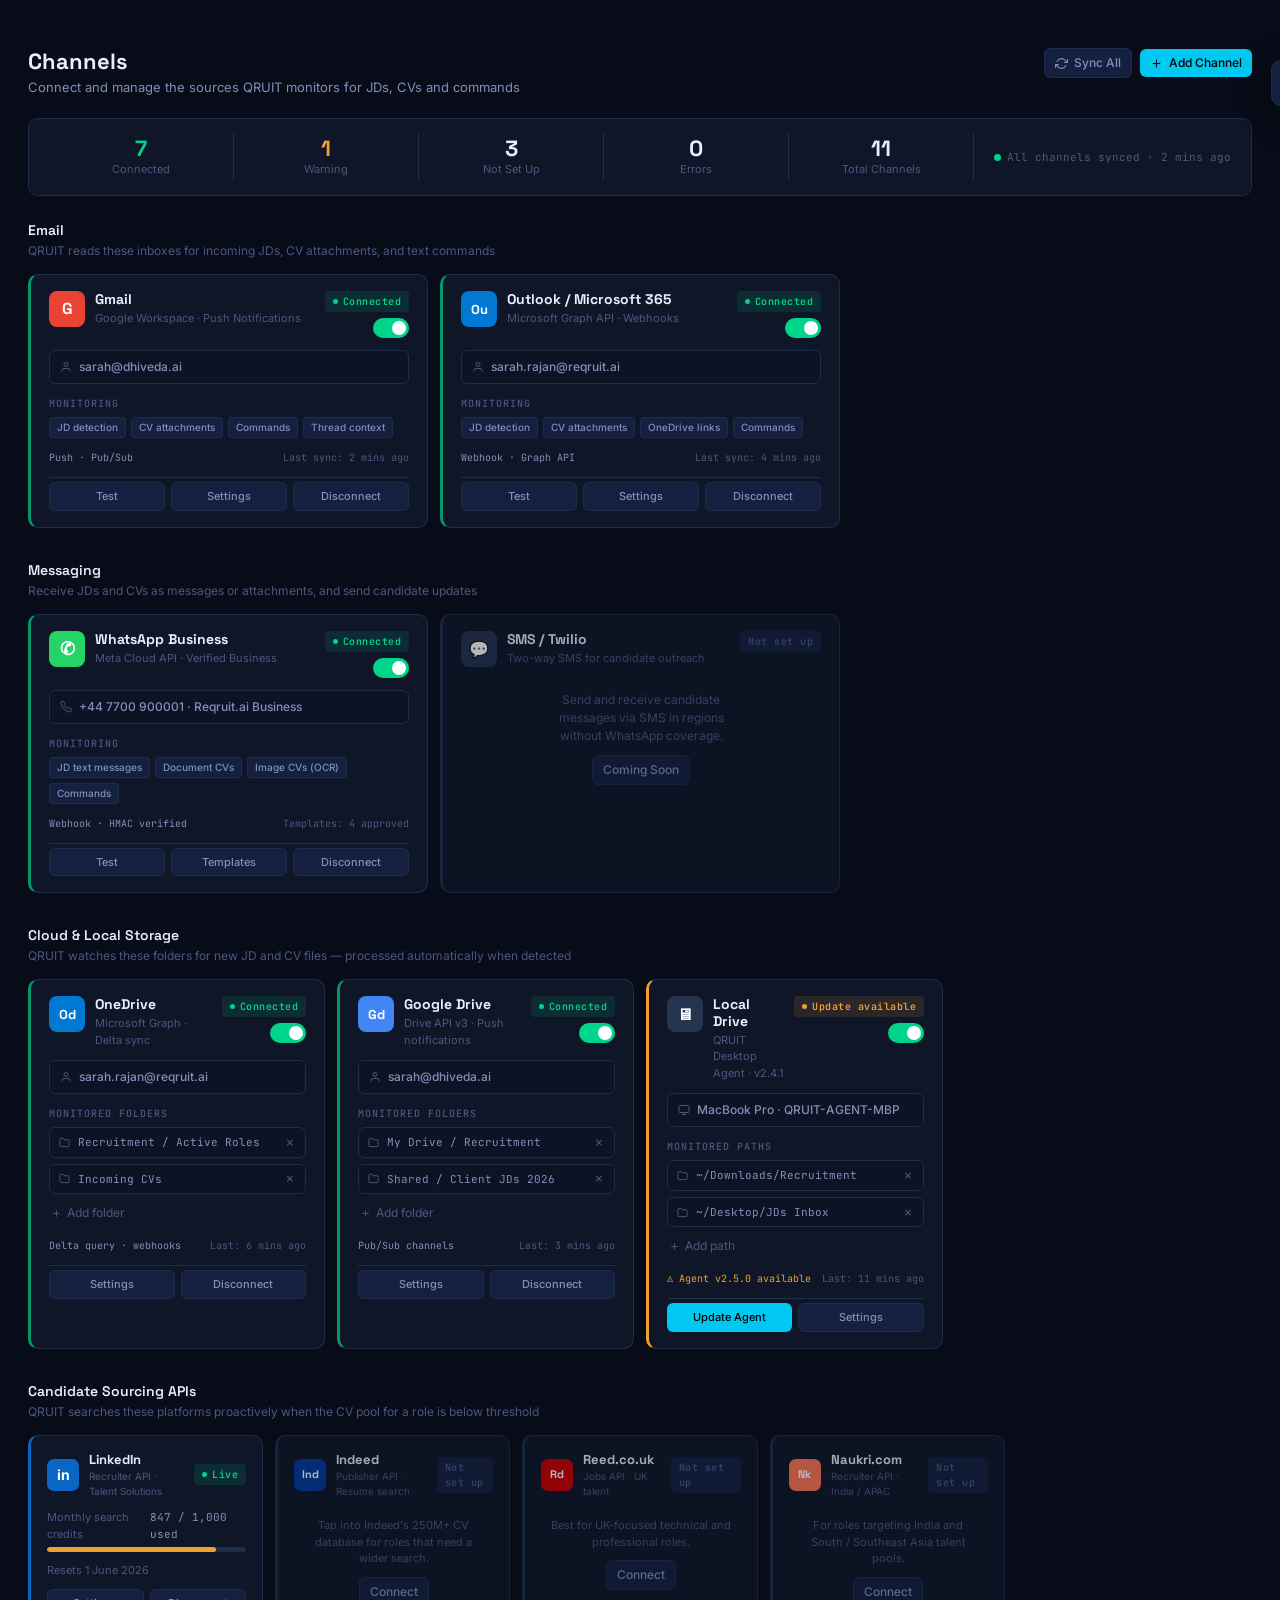
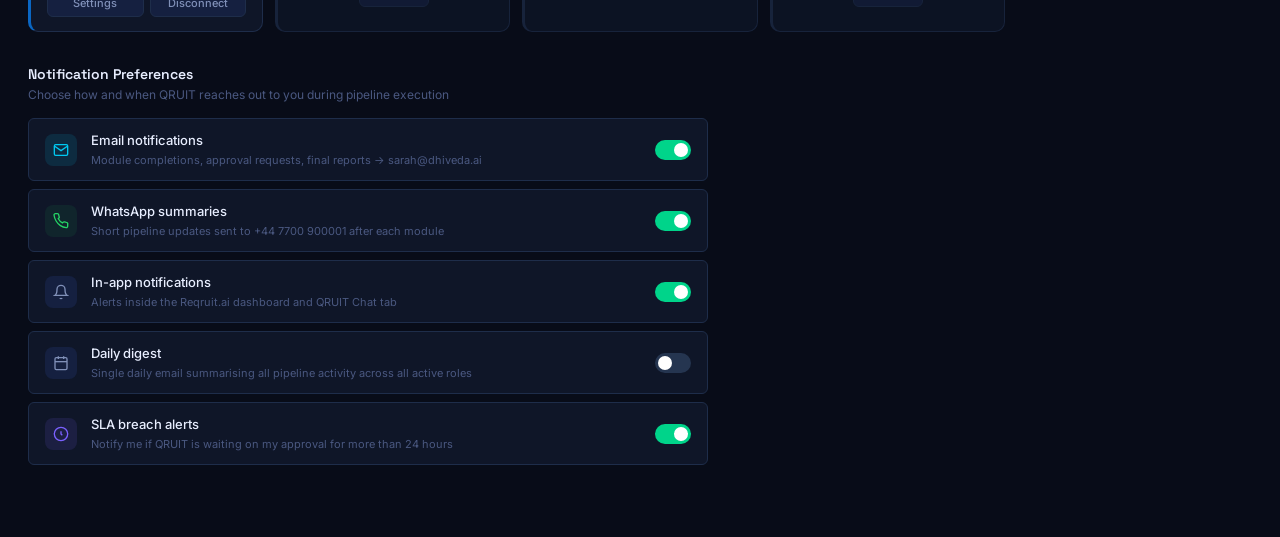
<file: QRUIT_Channels_Tab-1.html>
<!DOCTYPE html>
<html lang="en">
<head>
<meta charset="UTF-8">
<meta name="viewport" content="width=device-width, initial-scale=1.0">
<title>QRUIT — Channels</title>
<link rel="preconnect" href="https://fonts.googleapis.com">
<link href="https://fonts.googleapis.com/css2?family=Space+Grotesk:wght@300;400;500;600;700&family=Inter:wght@300;400;500;600&family=JetBrains+Mono:wght@400;500&display=swap" rel="stylesheet">
<style>
/* ═══════════════════════ TOKENS ═══════════════════════ */
:root {
  /* ── Dark theme (default) ── */
  --bg:        #080C18;
  --bg2:       #0D1224;
  --card:      #0F1628;
  --card2:     #152040;
  --panel:     #0F1628;
  --border:    #1E2D4A;
  --border1:   #1E2D4A;
  --border2:   #253550;
  --cyan:      #00C8F0;
  --cyan-dim:  rgba(0,200,240,0.12);
  --cyan-glow: rgba(0,200,240,0.25);
  --violet:    #7B61FF;
  --violet-dim:rgba(123,97,255,0.12);
  --green:     #00D48A;
  --green-dim: rgba(0,212,138,0.12);
  --amber:     #F0A030;
  --amber-dim: rgba(240,160,48,0.12);
  --red:       #F05060;
  --red-dim:   rgba(240,80,96,0.12);
  --t1:        #E8EEFF;
  --t2:        #8090B8;
  --t3:        #4A5880;
  --fg1:       #E8EEFF;
  --fg2:       #8090B8;
  --fg3:       #4A5880;
  --sidebar-w: 240px;
  --live-h:    48px;
  --radius:    10px;
  --radius-sm: 6px;
  --f-display: 'Space Grotesk', sans-serif;
  --f-body:    'Inter', sans-serif;
  --f-mono:    'JetBrains Mono', monospace;
}

/* ── Light theme ─────────────────────────────────────────────────── */
html[data-theme="light"] {
  --bg:        #EEF3FA;
  --bg2:       #FFFFFF;
  --card:      #FFFFFF;
  --card2:     #F4F8FE;
  --panel:     #FFFFFF;
  --border:    #D0DCF0;
  --border1:   #D8E4F2;
  --border2:   #C0CEDF;
  --cyan:      #0098BA;
  --cyan-dim:  rgba(0,152,186,0.09);
  --cyan-glow: rgba(0,152,186,0.20);
  --violet:    #5A44E0;
  --violet-dim:rgba(90,68,224,0.09);
  --green:     #00916A;
  --green-dim: rgba(0,145,106,0.09);
  --amber:     #B06800;
  --amber-dim: rgba(176,104,0,0.09);
  --red:       #C8303E;
  --red-dim:   rgba(200,48,62,0.09);
  --t1:        #0B1D3A;
  --t2:        #2E4B70;
  --t3:        #6B84A0;
  --fg1:       #0B1D3A;
  --fg2:       #2E4B70;
  --fg3:       #6B84A0;
}

/* ── Light-specific structural overrides ─────────────────────────── */
html[data-theme="light"] body { background: var(--bg); }

html[data-theme="light"] .sidebar {
  background: #FFFFFF;
  border-right-color: var(--border1);
  box-shadow: 2px 0 12px rgba(0,0,0,.06);
}
html[data-theme="light"] .sidebar-nav-item:hover { background: #F0F5FC; }
html[data-theme="light"] .sidebar-nav-item.active { background: rgba(0,152,186,.09); }
html[data-theme="light"] .sidebar-section-label { color: var(--fg3); }
html[data-theme="light"] .sidebar-user {
  background: #F4F8FE;
  border-top-color: var(--border1);
}

html[data-theme="light"] .live-bar {
  background: #FFFFFF;
  border-bottom-color: var(--border1);
  box-shadow: 0 2px 8px rgba(0,0,0,.06);
}

html[data-theme="light"] .main { background: var(--bg); }

html[data-theme="light"] .kpi-card,
html[data-theme="light"] .job-card,
html[data-theme="light"] .report-card,
html[data-theme="light"] .channel-section,
html[data-theme="light"] .st-panel,
html[data-theme="light"] .pool-card,
html[data-theme="light"] .acm-modal,
html[data-theme="light"] .cdp-panel,
html[data-theme="light"] .tpp-panel {
  background: #FFFFFF;
  border-color: var(--border1);
  box-shadow: 0 2px 12px rgba(0,0,0,.06);
}

html[data-theme="light"] .btn-ghost {
  border-color: var(--border2);
  color: var(--fg2);
}
html[data-theme="light"] .btn-ghost:hover { background: #F0F5FC; color: var(--fg1); }

html[data-theme="light"] .modal,
html[data-theme="light"] .acm-modal {
  box-shadow: 0 24px 60px rgba(0,0,0,.18);
}

html[data-theme="light"] input,
html[data-theme="light"] select,
html[data-theme="light"] textarea {
  background: #F8FAFD;
  border-color: var(--border2);
  color: var(--fg1);
}
html[data-theme="light"] input:focus,
html[data-theme="light"] select:focus,
html[data-theme="light"] textarea:focus { border-color: var(--cyan); }

html[data-theme="light"] .mobile-nav {
  background: #FFFFFF;
  border-top-color: var(--border1);
  box-shadow: 0 -2px 12px rgba(0,0,0,.06);
}
html[data-theme="light"] .mob-more-sheet { background: #FFFFFF; border-top-color: var(--border1); }
html[data-theme="light"] .mob-sheet-item:hover { background: #F0F5FC; }

html[data-theme="light"] .acm-overlay { background: rgba(20,40,80,.55); }
html[data-theme="light"] .acm-body { background: #FFFFFF; }
html[data-theme="light"] .acm-header { background: #FFFFFF; border-bottom-color: var(--border1); }
html[data-theme="light"] .acm-footer { background: #FFFFFF; border-top-color: var(--border1); }
html[data-theme="light"] .acm-type-tile { background: #F8FAFD; }
html[data-theme="light"] .acm-type-tile:hover { background: #EFF4FB; }
html[data-theme="light"] .acm-type-tile.sel { background: rgba(0,152,186,.06); }
html[data-theme="light"] .acm-pc { background: #F8FAFD; }
html[data-theme="light"] .acm-folder-box { background: #F8FAFD; }
html[data-theme="light"] .acm-folder-item:hover { background: #EFF4FB; }
html[data-theme="light"] .acm-inp,
html[data-theme="light"] .acm-select { background: #F8FAFD; }
html[data-theme="light"] .acm-test-list { background: transparent; }
html[data-theme="light"] .acm-preview-card { background: #F4F8FE; border-color: var(--border1); }
html[data-theme="light"] .acm-done-card { background: #F4F8FE; border-color: var(--border1); }

html[data-theme="light"] .cdp-overlay,
html[data-theme="light"] .tpp-overlay { background: rgba(20,40,80,.55); }

html[data-theme="light"] ::-webkit-scrollbar-track { background: #EEF3FA; }
html[data-theme="light"] ::-webkit-scrollbar-thumb { background: #C0CEDF; }

/* ═══════════════════════ RESET ═══════════════════════ */
*, *::before, *::after { box-sizing: border-box; margin: 0; padding: 0; }
html, body { height: 100%; overflow: hidden; }
body { background: var(--bg); color: var(--t1); font-family: var(--f-body); font-size: 14px; line-height: 1.5; }
button { cursor: pointer; border: none; background: none; font: inherit; color: inherit; }
input, select { font: inherit; color: inherit; }
ul { list-style: none; }
a { text-decoration: none; color: inherit; }
svg { display: block; flex-shrink: 0; }

/* ═══════════════════════ SCROLLBAR ═══════════════════════ */
::-webkit-scrollbar { width: 4px; }
::-webkit-scrollbar-track { background: transparent; }
::-webkit-scrollbar-thumb { background: var(--border2); border-radius: 2px; }

/* ═══════════════════════ MAIN ═══════════════════════ */
.main {
  grid-area: main;
  overflow-y: auto;
  background: var(--bg);
}
.view { display: none; }
.view.active { display: block; }

/* ═══════════════════════ PAGE HEADER ═══════════════════════ */
.page-header {
  padding: 24px 28px 0;
  display: flex;
  align-items: flex-start;
  justify-content: space-between;
  gap: 16px;
}
.page-title {
  font-family: var(--f-display);
  font-size: 22px;
  font-weight: 700;
  color: var(--t1);
  line-height: 1.2;
}
.page-sub {
  font-size: 13px;
  color: var(--t2);
  margin-top: 4px;
}
.header-actions { display: flex; gap: 8px; align-items: center; }

/* ═══════════════════════ BUTTONS ═══════════════════════ */
.btn {
  display: inline-flex;
  align-items: center;
  gap: 6px;
  padding: 7px 14px;
  border-radius: var(--radius-sm);
  font-size: 13px;
  font-weight: 500;
  font-family: var(--f-body);
  transition: all 0.15s;
  cursor: pointer;
  border: none;
}
.btn-primary {
  background: var(--cyan);
  color: #000;
}
.btn-primary:hover { background: #00dcff; box-shadow: 0 0 16px var(--cyan-glow); }
.btn-ghost {
  background: var(--card2);
  color: var(--t2);
  border: 1px solid var(--border);
}
.btn-ghost:hover { color: var(--t1); border-color: var(--border2); }
.btn-sm { padding: 5px 10px; font-size: 12px; }

/* ══════════════════════════════════════
   CHANNELS VIEW
   ══════════════════════════════════════ */

/* Health summary bar */
.chn-health {
  display:flex; align-items:center; gap:0;
  background:var(--card); border:1px solid var(--border);
  border-radius:var(--radius); padding:14px 20px;
  margin:0 28px 24px; flex-wrap:wrap; gap:0;
}
.chn-health-stat {
  display:flex; flex-direction:column; align-items:center;
  gap:2px; flex:1; min-width:80px;
  padding:4px 16px; border-right:1px solid var(--border);
}
.chn-health-stat:last-child { border-right:none; }
.chn-health-val {
  font-family:var(--f-display); font-size:22px;
  font-weight:700; color:var(--t1); line-height:1;
}
.chn-health-val.green { color:var(--green); }
.chn-health-val.amber { color:var(--amber); }
.chn-health-val.red   { color:var(--red); }
.chn-health-key { font-size:11px; color:var(--t3); text-align:center; }
.chn-health-sync {
  font-family:var(--f-mono); font-size:11px;
  color:var(--t3); margin-left:auto; padding-left:20px;
  display:flex; align-items:center; gap:6px; flex-shrink:0;
}
.chn-sync-dot {
  width:7px; height:7px; border-radius:50%;
  background:var(--green); animation:pulse 2s ease-in-out infinite;
}

/* Section */
.chn-section { padding:0 28px 32px; }
.chn-section-hdr {
  display:flex; align-items:center; justify-content:space-between;
  margin-bottom:14px; gap:10px;
}
.chn-section-title {
  font-family:var(--f-display); font-size:14px;
  font-weight:600; color:var(--t1);
}
.chn-section-sub { font-size:12px; color:var(--t3); margin-top:1px; }
.chn-grid {
  display:grid;
  grid-template-columns:repeat(auto-fill, minmax(320px,1fr));
  gap:12px;
}
.chn-grid-3 { grid-template-columns:repeat(auto-fill, minmax(240px,1fr)); }
.chn-grid-4 { grid-template-columns:repeat(auto-fill, minmax(200px,1fr)); }

/* Channel card */
.chn-card {
  background:var(--card); border:1px solid var(--border);
  border-left:3px solid var(--border);
  border-radius:var(--radius); padding:16px 18px;
  display:flex; flex-direction:column; gap:12px;
  transition:border-color 0.18s, box-shadow 0.18s;
  position:relative;
}
.chn-card:hover { border-color:var(--border2); }
.chn-card.chn-connected  { border-left-color:#059669; }
.chn-card.chn-error      { border-left-color:var(--red); }
.chn-card.chn-warning    { border-left-color:var(--amber); }
.chn-card.chn-off        { border-left-color:var(--border); opacity:0.7; }

/* Card top row */
.chn-top {
  display:flex; align-items:flex-start; gap:10px;
}
.chn-svc-icon {
  width:36px; height:36px; border-radius:8px;
  display:flex; align-items:center; justify-content:center;
  font-size:16px; flex-shrink:0; font-weight:700;
  color:white;
}
.chn-svc-info { flex:1; min-width:0; }
.chn-svc-name {
  font-family:var(--f-display); font-size:14px;
  font-weight:700; color:var(--t1); line-height:1.2;
}
.chn-svc-cat { font-size:11px; color:var(--t3); margin-top:2px; }
.chn-toggle-wrap { flex-shrink:0; margin-top:2px; }

/* CSS toggle switch */
.chn-sw { position:relative; width:36px; height:20px; flex-shrink:0; }
.chn-sw input { opacity:0; width:0; height:0; position:absolute; }
.chn-sw-slider {
  position:absolute; inset:0;
  background:var(--border2); border-radius:20px;
  cursor:pointer; transition:background 0.2s;
}
.chn-sw-slider::before {
  content:''; position:absolute;
  width:14px; height:14px; left:3px; bottom:3px;
  background:white; border-radius:50%;
  transition:transform 0.2s;
}
.chn-sw input:checked + .chn-sw-slider { background:var(--green); }
.chn-sw input:checked + .chn-sw-slider::before { transform:translateX(16px); }

/* Status pill */
.chn-status {
  display:inline-flex; align-items:center; gap:5px;
  font-family:var(--f-mono); font-size:10px; font-weight:600;
  padding:3px 8px; border-radius:4px; letter-spacing:0.05em;
}
.chn-status.st-connected { background:var(--green-dim); color:var(--green); }
.chn-status.st-error     { background:var(--red-dim);   color:var(--red);   }
.chn-status.st-warning   { background:var(--amber-dim); color:var(--amber); }
.chn-status.st-off       { background:var(--card2);     color:var(--t3);    }
.chn-status-dot { width:5px; height:5px; border-radius:50%; background:currentColor; }

/* Account row */
.chn-account {
  display:flex; align-items:center; gap:7px;
  font-size:12px; color:var(--t2); font-weight:500;
  background:var(--bg2); padding:7px 10px;
  border-radius:var(--radius-sm); border:1px solid var(--border);
}
.chn-account svg { flex-shrink:0; color:var(--t3); }

/* Monitor chips */
.chn-monitors-label {
  font-size:10px; font-family:var(--f-mono);
  font-weight:500; letter-spacing:0.1em;
  text-transform:uppercase; color:var(--t3); margin-bottom:6px;
}
.chn-monitor-chips { display:flex; flex-wrap:wrap; gap:5px; }
.chn-mchip {
  font-size:10px; font-weight:500;
  padding:2px 7px; border-radius:3px;
  background:var(--card2); color:var(--t2);
  border:1px solid var(--border);
}

/* Sync info */
.chn-sync {
  display:flex; align-items:center; justify-content:space-between;
  font-family:var(--f-mono); font-size:10px; color:var(--t3);
}
.chn-sync-method { color:var(--t2); }

/* Folder chips */
.chn-folders { display:flex; flex-direction:column; gap:6px; }
.chn-folder-chip {
  display:flex; align-items:center; gap:8px;
  padding:6px 9px; background:var(--bg2);
  border:1px solid var(--border); border-radius:var(--radius-sm);
  font-family:var(--f-mono); font-size:11px; color:var(--t2);
}
.chn-folder-chip svg { flex-shrink:0; color:var(--t3); }
.chn-folder-chip .chn-folder-rm {
  margin-left:auto; color:var(--t3); cursor:pointer;
  padding:0 2px; transition:color 0.15s; font-size:13px;
  line-height:1; background:none; border:none;
}
.chn-folder-chip .chn-folder-rm:hover { color:var(--red); }
.chn-add-folder {
  font-size:12px; color:var(--t3); cursor:pointer;
  display:flex; align-items:center; gap:5px;
  padding:4px 2px; transition:color 0.15s;
  background:none; border:none; font-family:var(--f-body);
}
.chn-add-folder:hover { color:var(--cyan); }

/* Card actions */
.chn-actions {
  display:flex; gap:6px; padding-top:4px;
  border-top:1px solid var(--border);
}
.chn-actions .btn { flex:1; font-size:11px; padding:5px 8px; justify-content:center; }

/* Connect CTA (disconnected state) */
.chn-connect-cta {
  display:flex; flex-direction:column; align-items:center;
  justify-content:center; gap:10px; padding:12px 0;
  text-align:center;
}
.chn-connect-cta p { font-size:12px; color:var(--t3); max-width:180px; line-height:1.5; }

/* Credit bar (LinkedIn etc.) */
.chn-credit-bar { }
.chn-credit-label {
  display:flex; justify-content:space-between;
  font-size:11px; color:var(--t3); margin-bottom:5px;
}
.chn-credit-label span { font-family:var(--f-mono); color:var(--t2); }
.chn-credit-track {
  height:5px; background:var(--border); border-radius:3px; overflow:hidden;
}
.chn-credit-fill { height:100%; border-radius:3px; background:var(--cyan); }
.chn-credit-fill.warn { background:var(--amber); }
.chn-credit-fill.low  { background:var(--red); }

/* Notification preference rows */
.chn-notif-grid { display:flex; flex-direction:column; gap:8px; }
.chn-notif-row {
  display:flex; align-items:center; gap:14px;
  padding:12px 16px;
  background:var(--card); border:1px solid var(--border);
  border-radius:var(--radius-sm); transition:border-color 0.15s;
}
.chn-notif-row:hover { border-color:var(--border2); }
.chn-notif-icon {
  width:32px; height:32px; border-radius:8px;
  display:flex; align-items:center; justify-content:center;
  flex-shrink:0;
}
.chn-notif-info { flex:1; }
.chn-notif-name { font-size:13px; font-weight:500; color:var(--t1); }
.chn-notif-sub  { font-size:11px; color:var(--t3); margin-top:1px; }
.chn-notif-row .chn-sw { flex-shrink:0; }

/* Sourcing compact card */
.src-card {
  background:var(--card); border:1px solid var(--border);
  border-left:3px solid var(--border);
  border-radius:var(--radius); padding:14px 16px;
  display:flex; flex-direction:column; gap:10px;
  transition:all 0.18s;
}
.src-card:hover { border-color:var(--border2); }
.src-card.src-connected { border-left-color:var(--green); }
.src-top {
  display:flex; align-items:center; gap:10px;
}
.src-icon {
  width:32px; height:32px; border-radius:7px;
  display:flex; align-items:center; justify-content:center;
  font-size:14px; font-weight:700; color:white; flex-shrink:0;
}
.src-name { font-family:var(--f-display); font-size:13px; font-weight:700; color:var(--t1); }
.src-cat  { font-size:10px; color:var(--t3); }
.src-actions { display:flex; gap:6px; }
.src-actions .btn { flex:1; font-size:11px; padding:5px 8px; justify-content:center; }

@media (max-width:820px) {
  .chn-health { margin:0 16px 16px; }
  .chn-section { padding:0 16px 24px; }
  .chn-grid, .chn-grid-3, .chn-grid-4 { grid-template-columns:1fr; }
  .chn-health-stat { padding:4px 10px; }
}


/* ══════════════════════════════════════
   ADD CHANNEL MODAL
   ══════════════════════════════════════ */
/* ═══════════════════════════════════════════════════════
   ADD CHANNEL MODAL  — two-pane redesign
═══════════════════════════════════════════════════════ */
/* ═══ ADD CHANNEL WIZARD ═══════════════════════════════ */
/* ═══ ADD CHANNEL WIZARD ═════════════════════════════════════════════ */
.acm-overlay{position:fixed;inset:0;z-index:500;background:rgba(4,7,18,.76);backdrop-filter:blur(7px);display:flex;align-items:center;justify-content:center;opacity:0;pointer-events:none;transition:opacity .22s}
.acm-overlay.acm-open{opacity:1;pointer-events:all}
.acm-modal{width:min(740px,95vw);background:var(--panel);border:1px solid var(--border2);border-radius:16px;display:flex;flex-direction:column;overflow:hidden;box-shadow:0 32px 90px rgba(0,0,0,.65);transform:translateY(18px) scale(.97);transition:transform .26s cubic-bezier(.22,1,.36,1);max-height:92vh}
.acm-overlay.acm-open .acm-modal{transform:none}

/* header */
.acm-header{padding:22px 24px 16px;border-bottom:1px solid var(--border1);flex-shrink:0}
.acm-hdr-row{display:flex;align-items:flex-start;justify-content:space-between;margin-bottom:18px}
.acm-title{font-family:var(--f-display);font-size:17px;font-weight:700;color:var(--fg1)}
.acm-sub{font-size:11.5px;color:var(--fg3);margin-top:3px;max-width:480px}
.acm-xbtn{width:30px;height:30px;border-radius:8px;cursor:pointer;display:flex;align-items:center;justify-content:center;color:var(--fg3);flex-shrink:0;transition:background .14s,color .14s}
.acm-xbtn:hover{background:var(--border2);color:var(--fg1)}

/* step rail */
.acm-rail{display:flex;align-items:center}
.acm-si{display:flex;align-items:center;gap:6px;font-size:11px;color:var(--fg3);white-space:nowrap}
.acm-si.done{color:var(--green)}
.acm-si.active{color:var(--cyan)}
.acm-snum{width:20px;height:20px;border-radius:50%;border:1.5px solid currentColor;display:flex;align-items:center;justify-content:center;font-size:9.5px;font-weight:700;flex-shrink:0;transition:background .2s,border-color .2s}
.acm-si.done .acm-snum{background:var(--green);border-color:var(--green);color:#000}
.acm-si.active .acm-snum{background:rgba(0,200,240,.12);border-color:var(--cyan)}
.acm-ssep{flex:1;min-width:12px;max-width:32px;height:1px;background:var(--border2);margin:0 3px}

/* body */
.acm-body{flex:1;overflow-y:auto;padding:24px}
.acm-body::-webkit-scrollbar{width:4px}
.acm-body::-webkit-scrollbar-thumb{background:var(--border2);border-radius:4px}
.acm-pane{display:none;animation:acmFadeIn .18s ease}
.acm-pane.active{display:block}
@keyframes acmFadeIn{from{opacity:0;transform:translateY(6px)}to{opacity:1;transform:none}}

/* footer */
.acm-footer{padding:14px 24px;border-top:1px solid var(--border1);display:flex;align-items:center;justify-content:space-between;flex-shrink:0}

/* back row */
.acm-back{display:flex;align-items:center;gap:6px;font-size:12px;font-weight:500;color:var(--fg3);cursor:pointer;margin-bottom:20px;width:fit-content;user-select:none}
.acm-back:hover{color:var(--fg1)}

/* ── Step 1: type tiles ── */
.acm-type-grid{display:grid;grid-template-columns:repeat(3,1fr);gap:10px}
.acm-type-tile{border:1.5px solid var(--border1);border-radius:12px;padding:18px 16px;cursor:pointer;transition:border-color .15s,background .15s;display:flex;flex-direction:column;gap:10px;position:relative}
.acm-type-tile:hover{border-color:var(--border2);background:rgba(255,255,255,.02)}
.acm-type-tile.sel{border-color:var(--cyan);background:rgba(0,200,240,.04);box-shadow:inset 0 0 0 1px var(--cyan)}
.acm-tile-ico{width:40px;height:40px;border-radius:10px;display:flex;align-items:center;justify-content:center;font-size:19px}
.acm-tile-n{font-size:13px;font-weight:700;color:var(--fg1)}
.acm-tile-d{font-size:11px;color:var(--fg3);line-height:1.5}
.acm-tile-cnt{position:absolute;top:11px;right:11px;font-size:10px;font-weight:600;background:var(--border2);color:var(--fg3);padding:2px 7px;border-radius:10px}

/* ── Step 2: providers ── */
.acm-prov-grid{display:grid;grid-template-columns:repeat(2,1fr);gap:9px}
.acm-pc{border:1.5px solid var(--border1);border-radius:11px;padding:13px 14px;cursor:pointer;transition:border-color .14s;display:flex;align-items:center;gap:11px}
.acm-pc:hover:not(.soon){border-color:var(--border2)}
.acm-pc.sel{border-color:var(--cyan);background:rgba(0,200,240,.04)}
.acm-pc.soon{opacity:.45;cursor:not-allowed}
.acm-pico{width:38px;height:38px;border-radius:10px;display:flex;align-items:center;justify-content:center;font-size:12px;font-weight:800;color:#fff;flex-shrink:0}
.acm-pname{font-size:13px;font-weight:600;color:var(--fg1)}
.acm-pauth{font-size:10.5px;color:var(--fg3);margin-top:2px}
.acm-pbadge{margin-left:auto;font-size:10px;font-weight:600;padding:2px 7px;border-radius:10px;flex-shrink:0}
.pb-soon{background:rgba(123,97,255,.12);color:var(--violet)}
.pb-avail{background:rgba(0,212,138,.1);color:var(--green)}

/* ── Step 3: authorize ── */
.acm-prov-bar{display:flex;align-items:center;gap:12px;padding:13px;background:var(--bg);border:1px solid var(--border1);border-radius:10px;margin-bottom:20px}
.acm-prov-bar-name{font-size:14px;font-weight:700;color:var(--fg1)}
.acm-prov-bar-sub{font-size:11px;color:var(--fg3);margin-top:2px}
.acm-sec-lbl{font-size:11px;font-weight:700;color:var(--fg3);text-transform:uppercase;letter-spacing:.7px;margin-bottom:10px}
.acm-field{margin-bottom:13px}
.acm-lbl{font-size:11.5px;font-weight:600;color:var(--fg2);margin-bottom:5px}
.acm-lbl em{font-style:normal;font-weight:400;font-size:10.5px;color:var(--fg3);margin-left:4px}
.acm-inp{width:100%;height:36px;background:var(--bg);border:1px solid var(--border2);border-radius:8px;padding:0 11px;font-size:13px;color:var(--fg1);outline:none;box-sizing:border-box;transition:border-color .14s}
.acm-inp:focus{border-color:var(--cyan)}
.acm-inp::placeholder{color:var(--fg3)}
.acm-hint{font-size:10.5px;color:var(--fg3);margin-top:4px}
.acm-oauth-btn{display:flex;align-items:center;justify-content:center;gap:10px;width:100%;height:42px;border-radius:10px;border:1.5px solid var(--border2);background:var(--bg);color:var(--fg1);font-size:13px;font-weight:600;cursor:pointer;transition:border-color .14s,background .14s;margin-bottom:10px}
.acm-oauth-btn:hover{border-color:var(--cyan);background:rgba(0,200,240,.04)}
.acm-oico{width:22px;height:22px;border-radius:6px;display:flex;align-items:center;justify-content:center;font-size:11px;font-weight:800;color:#fff;flex-shrink:0}
.acm-sep{height:1px;background:var(--border1);margin:18px 0}
.acm-dl-box{background:var(--bg);border:1px solid var(--border1);border-radius:10px;padding:14px;display:flex;flex-direction:column;gap:11px;margin-bottom:14px}
.acm-dl-row{display:flex;align-items:flex-start;gap:10px;font-size:12.5px;color:var(--fg2)}
.acm-dl-n{width:20px;height:20px;border-radius:50%;background:rgba(0,200,240,.1);color:var(--cyan);font-size:10px;font-weight:700;display:flex;align-items:center;justify-content:center;flex-shrink:0;margin-top:1px}

/* ── Step 4: configure monitoring ── */
.acm-row{display:flex;align-items:center;justify-content:space-between;padding:9px 0;border-bottom:1px solid var(--border1)}
.acm-row:last-child{border-bottom:none}
.acm-row-lbl{font-size:12.5px;font-weight:600;color:var(--fg1)}
.acm-row-sub{font-size:11px;color:var(--fg3);margin-top:2px}
.acm-tog{width:36px;height:20px;border-radius:10px;background:var(--border2);border:none;cursor:pointer;position:relative;transition:background .2s;flex-shrink:0}
.acm-tog.on{background:var(--cyan)}
.acm-tog::after{content:'';position:absolute;top:2px;left:2px;width:16px;height:16px;border-radius:50%;background:#fff;transition:left .2s;box-shadow:0 1px 3px rgba(0,0,0,.3)}
.acm-tog.on::after{left:18px}

.acm-folder-box{background:var(--bg);border:1px solid var(--border1);border-radius:10px;overflow:hidden;margin-bottom:13px}
.acm-folder-hdr{display:flex;align-items:center;justify-content:space-between;padding:10px 13px;border-bottom:1px solid var(--border1);font-size:11.5px;color:var(--fg2)}
.acm-folder-list{padding:6px 0}
.acm-folder-item{display:flex;align-items:center;gap:9px;padding:7px 13px;font-size:12.5px;color:var(--fg2);cursor:pointer;transition:background .12s}
.acm-folder-item:hover{background:rgba(255,255,255,.03)}
.acm-folder-item input[type=checkbox]{accent-color:var(--cyan);width:14px;height:14px;flex-shrink:0}
.acm-folder-icon{font-size:14px;flex-shrink:0}
.acm-folder-name{flex:1}
.acm-folder-cnt{font-size:10.5px;color:var(--fg3)}

.acm-chip-row{display:flex;flex-wrap:wrap;gap:6px;margin-top:6px}
.acm-chip{padding:5px 12px;border-radius:20px;border:1.5px solid var(--border1);font-size:12px;font-weight:500;color:var(--fg2);cursor:pointer;transition:border-color .13s,background .13s,color .13s;user-select:none}
.acm-chip:hover{border-color:var(--border2)}
.acm-chip.on{border-color:var(--cyan);background:rgba(0,200,240,.08);color:var(--cyan)}

.acm-radio-group{display:flex;flex-direction:column;gap:8px;margin-top:6px}
.acm-radio{display:flex;align-items:flex-start;gap:10px;cursor:pointer}
.acm-radio input{accent-color:var(--cyan);margin-top:2px;flex-shrink:0}
.acm-radio-lbl{font-size:12.5px;color:var(--fg2)}
.acm-radio-sub{font-size:11px;color:var(--fg3);margin-top:2px}

.acm-slider-wrap{margin-top:6px}
.acm-slider{width:100%;accent-color:var(--cyan)}
.acm-slider-labels{display:flex;justify-content:space-between;font-size:10.5px;color:var(--fg3);margin-top:3px}

.acm-select{width:100%;height:36px;background:var(--bg);border:1px solid var(--border2);border-radius:8px;padding:0 10px;font-size:13px;color:var(--fg1);outline:none}

.acm-info-chip{display:inline-flex;align-items:center;gap:6px;padding:6px 11px;background:rgba(0,200,240,.07);border:1px solid rgba(0,200,240,.2);border-radius:8px;font-size:12px;color:var(--cyan);margin-bottom:16px}

/* ── Step 5: test connection ── */
.acm-test-list{display:flex;flex-direction:column;gap:0;margin-bottom:22px}
.acm-test-item{display:flex;align-items:center;gap:13px;padding:13px 0;border-bottom:1px solid var(--border1);opacity:.35;transition:opacity .3s}
.acm-test-item:last-child{border-bottom:none}
.acm-test-item.done{opacity:1}
.acm-test-item.running{opacity:1}
.acm-test-ico{width:28px;height:28px;border-radius:50%;border:1.5px solid var(--border2);display:flex;align-items:center;justify-content:center;font-size:12px;flex-shrink:0;transition:background .3s,border-color .3s}
.acm-test-item.done .acm-test-ico{background:rgba(0,212,138,.12);border-color:var(--green);color:var(--green)}
.acm-test-item.running .acm-test-ico{border-color:var(--cyan);animation:acm-spin .7s linear infinite}
@keyframes acm-spin{to{transform:rotate(360deg)}}
.acm-test-text{flex:1}
.acm-test-lbl{font-size:13px;font-weight:600;color:var(--fg1)}
.acm-test-detail{font-size:11px;color:var(--fg3);margin-top:2px}
.acm-test-time{font-size:10.5px;color:var(--fg3);margin-left:auto}

.acm-preview-card{background:var(--bg);border:1px solid var(--border1);border-radius:11px;padding:14px;margin-top:20px;display:none}
.acm-preview-card.show{display:block}
.acm-preview-hdr{font-size:11px;font-weight:700;color:var(--fg3);text-transform:uppercase;letter-spacing:.7px;margin-bottom:10px}
.acm-preview-row{display:flex;align-items:center;gap:10px;padding:7px 0;border-bottom:1px solid var(--border1);font-size:12px;color:var(--fg2)}
.acm-preview-row:last-child{border-bottom:none}
.acm-preview-dot{width:6px;height:6px;border-radius:50%;background:var(--green);flex-shrink:0}

/* ── Step 6: done ── */
.acm-done-wrap{text-align:center;padding:12px 0 4px}
.acm-done-ring{width:68px;height:68px;border-radius:50%;background:rgba(0,212,138,.1);border:2px solid var(--green);display:flex;align-items:center;justify-content:center;margin:0 auto 18px;font-size:26px;animation:acmRingPop .4s cubic-bezier(.22,1,.36,1)}
@keyframes acmRingPop{from{transform:scale(.6);opacity:0}to{transform:scale(1);opacity:1}}
.acm-done-title{font-family:var(--f-display);font-size:20px;font-weight:700;color:var(--fg1);margin-bottom:6px}
.acm-done-sub{font-size:13px;color:var(--fg3);margin-bottom:22px}
.acm-done-card{background:var(--bg);border:1px solid var(--border1);border-radius:11px;padding:14px;text-align:left;margin-bottom:22px}
.acm-done-row{display:flex;align-items:center;gap:10px;font-size:12.5px;color:var(--fg2);padding:6px 0;border-bottom:1px solid var(--border1)}
.acm-done-row:last-child{border-bottom:none}
.acm-done-dot{width:6px;height:6px;border-radius:50%;background:var(--green);flex-shrink:0}

/* ═══════════════════════ TOAST ═══════════════════════ */
.toast {
  position: fixed;
  top: calc(var(--live-h) + 12px);
  right: 20px;
  background: var(--card2);
  border: 1px solid var(--border2);
  border-radius: var(--radius);
  padding: 12px 16px;
  display: flex;
  align-items: center;
  gap: 10px;
  font-size: 13px;
  color: var(--t1);
  box-shadow: 0 8px 32px rgba(0,0,0,0.4);
  z-index: 200;
  transform: translateX(120%);
  transition: transform 0.3s cubic-bezier(0.34,1.56,0.64,1);
  max-width: 300px;
}
.toast.show { transform: translateX(0); }
.toast-icon { flex-shrink: 0; }

/* ── Standalone-extract overrides (not in original grid shell) ── */
html, body { height: auto; overflow: visible; }
.main { overflow: visible; padding-top: 24px; padding-bottom: 40px; }
</style>
</head>
<body>
<div class="main">
    <!-- ──── VIEW: CHANNELS ──── -->
    <div class="view active main-content-pad" id="view-channels">
      <div class="page-header" style="margin-bottom:20px">
        <div>
          <div class="page-title">Channels</div>
          <div class="page-sub">Connect and manage the sources QRUIT monitors for JDs, CVs and commands</div>
        </div>
        <div class="header-actions">
          <button class="btn btn-ghost btn-sm" onclick="showToast('Syncing all channels…','cyan')">
            <svg width="13" height="13" viewBox="0 0 24 24" fill="none" stroke="currentColor" stroke-width="2"><polyline points="23 4 23 10 17 10"/><polyline points="1 20 1 14 7 14"/><path d="M3.51 9a9 9 0 0 1 14.85-3.36L23 10M1 14l4.64 4.36A9 9 0 0 0 20.49 15"/></svg>
            Sync All
          </button>
          <button class="btn btn-primary btn-sm" onclick="openAddChannel()">
            <svg width="13" height="13" viewBox="0 0 24 24" fill="none" stroke="currentColor" stroke-width="2"><line x1="12" y1="5" x2="12" y2="19"/><line x1="5" y1="12" x2="19" y2="12"/></svg>
            Add Channel
          </button>
        </div>
      </div>

      <!-- Health summary -->
      <div class="chn-health">
        <div class="chn-health-stat">
          <div class="chn-health-val green">7</div>
          <div class="chn-health-key">Connected</div>
        </div>
        <div class="chn-health-stat">
          <div class="chn-health-val amber">1</div>
          <div class="chn-health-key">Warning</div>
        </div>
        <div class="chn-health-stat">
          <div class="chn-health-val">3</div>
          <div class="chn-health-key">Not Set Up</div>
        </div>
        <div class="chn-health-stat">
          <div class="chn-health-val">0</div>
          <div class="chn-health-key">Errors</div>
        </div>
        <div class="chn-health-stat">
          <div class="chn-health-val">11</div>
          <div class="chn-health-key">Total Channels</div>
        </div>
        <div class="chn-health-sync">
          <div class="chn-sync-dot"></div>
          All channels synced · 2 mins ago
        </div>
      </div>

      <!-- ══ EMAIL ══ -->
      <div class="chn-section">
        <div class="chn-section-hdr">
          <div>
            <div class="chn-section-title">Email</div>
            <div class="chn-section-sub">QRUIT reads these inboxes for incoming JDs, CV attachments, and text commands</div>
          </div>
        </div>
        <div class="chn-grid">

          <!-- Gmail -->
          <div class="chn-card chn-connected">
            <div class="chn-top">
              <div class="chn-svc-icon" style="background:#EA4335;font-family:var(--f-display)">G</div>
              <div class="chn-svc-info">
                <div class="chn-svc-name">Gmail</div>
                <div class="chn-svc-cat">Google Workspace · Push Notifications</div>
              </div>
              <div style="display:flex;flex-direction:column;align-items:flex-end;gap:6px">
                <div class="chn-status st-connected"><div class="chn-status-dot"></div>Connected</div>
                <label class="chn-sw"><input type="checkbox" checked onchange="showToast('Gmail '+(this.checked?'enabled':'paused'),'cyan')"><span class="chn-sw-slider"></span></label>
              </div>
            </div>
            <div class="chn-account">
              <svg width="12" height="12" viewBox="0 0 24 24" fill="none" stroke="currentColor" stroke-width="2"><path d="M20 21v-2a4 4 0 0 0-4-4H8a4 4 0 0 0-4 4v2"/><circle cx="12" cy="7" r="4"/></svg>
              sarah@dhiveda.ai
            </div>
            <div>
              <div class="chn-monitors-label">Monitoring</div>
              <div class="chn-monitor-chips">
                <span class="chn-mchip">JD detection</span>
                <span class="chn-mchip">CV attachments</span>
                <span class="chn-mchip">Commands</span>
                <span class="chn-mchip">Thread context</span>
              </div>
            </div>
            <div class="chn-sync">
              <span class="chn-sync-method">Push · Pub/Sub</span>
              <span>Last sync: 2 mins ago</span>
            </div>
            <div class="chn-actions">
              <button class="btn btn-ghost btn-sm" onclick="showToast('Gmail test sent','green')">Test</button>
              <button class="btn btn-ghost btn-sm" onclick="showToast('Gmail settings','cyan')">Settings</button>
              <button class="btn btn-ghost btn-sm" onclick="showToast('Disconnect Gmail?','amber')">Disconnect</button>
            </div>
          </div>

          <!-- Outlook -->
          <div class="chn-card chn-connected">
            <div class="chn-top">
              <div class="chn-svc-icon" style="background:#0078D4;font-size:13px;font-family:var(--f-display)">Ou</div>
              <div class="chn-svc-info">
                <div class="chn-svc-name">Outlook / Microsoft 365</div>
                <div class="chn-svc-cat">Microsoft Graph API · Webhooks</div>
              </div>
              <div style="display:flex;flex-direction:column;align-items:flex-end;gap:6px">
                <div class="chn-status st-connected"><div class="chn-status-dot"></div>Connected</div>
                <label class="chn-sw"><input type="checkbox" checked onchange="showToast('Outlook '+(this.checked?'enabled':'paused'),'cyan')"><span class="chn-sw-slider"></span></label>
              </div>
            </div>
            <div class="chn-account">
              <svg width="12" height="12" viewBox="0 0 24 24" fill="none" stroke="currentColor" stroke-width="2"><path d="M20 21v-2a4 4 0 0 0-4-4H8a4 4 0 0 0-4 4v2"/><circle cx="12" cy="7" r="4"/></svg>
              sarah.rajan@reqruit.ai
            </div>
            <div>
              <div class="chn-monitors-label">Monitoring</div>
              <div class="chn-monitor-chips">
                <span class="chn-mchip">JD detection</span>
                <span class="chn-mchip">CV attachments</span>
                <span class="chn-mchip">OneDrive links</span>
                <span class="chn-mchip">Commands</span>
              </div>
            </div>
            <div class="chn-sync">
              <span class="chn-sync-method">Webhook · Graph API</span>
              <span>Last sync: 4 mins ago</span>
            </div>
            <div class="chn-actions">
              <button class="btn btn-ghost btn-sm" onclick="showToast('Outlook test sent','green')">Test</button>
              <button class="btn btn-ghost btn-sm" onclick="showToast('Outlook settings','cyan')">Settings</button>
              <button class="btn btn-ghost btn-sm" onclick="showToast('Disconnect Outlook?','amber')">Disconnect</button>
            </div>
          </div>

        </div>
      </div>

      <!-- ══ MESSAGING ══ -->
      <div class="chn-section">
        <div class="chn-section-hdr">
          <div>
            <div class="chn-section-title">Messaging</div>
            <div class="chn-section-sub">Receive JDs and CVs as messages or attachments, and send candidate updates</div>
          </div>
        </div>
        <div class="chn-grid">

          <!-- WhatsApp -->
          <div class="chn-card chn-connected">
            <div class="chn-top">
              <div class="chn-svc-icon" style="background:#25D366;font-size:18px">✆</div>
              <div class="chn-svc-info">
                <div class="chn-svc-name">WhatsApp Business</div>
                <div class="chn-svc-cat">Meta Cloud API · Verified Business</div>
              </div>
              <div style="display:flex;flex-direction:column;align-items:flex-end;gap:6px">
                <div class="chn-status st-connected"><div class="chn-status-dot"></div>Connected</div>
                <label class="chn-sw"><input type="checkbox" checked onchange="showToast('WhatsApp '+(this.checked?'enabled':'paused'),'cyan')"><span class="chn-sw-slider"></span></label>
              </div>
            </div>
            <div class="chn-account">
              <svg width="12" height="12" viewBox="0 0 24 24" fill="none" stroke="currentColor" stroke-width="2"><path d="M22 16.92v3a2 2 0 0 1-2.18 2 19.79 19.79 0 0 1-8.63-3.07A19.5 19.5 0 0 1 4.69 12 19.79 19.79 0 0 1 1.61 3.35 2 2 0 0 1 3.6 1h3a2 2 0 0 1 2 1.72c.127.96.361 1.903.7 2.81a2 2 0 0 1-.45 2.11L7.91 8.6a16 16 0 0 0 6.29 6.29l.96-.96a2 2 0 0 1 2.11-.45c.907.339 1.85.573 2.81.7A2 2 0 0 1 22 16.92z"/></svg>
              +44 7700 900001 · Reqruit.ai Business
            </div>
            <div>
              <div class="chn-monitors-label">Monitoring</div>
              <div class="chn-monitor-chips">
                <span class="chn-mchip">JD text messages</span>
                <span class="chn-mchip">Document CVs</span>
                <span class="chn-mchip">Image CVs (OCR)</span>
                <span class="chn-mchip">Commands</span>
              </div>
            </div>
            <div class="chn-sync">
              <span class="chn-sync-method">Webhook · HMAC verified</span>
              <span>Templates: 4 approved</span>
            </div>
            <div class="chn-actions">
              <button class="btn btn-ghost btn-sm" onclick="showToast('Test message sent','green')">Test</button>
              <button class="btn btn-ghost btn-sm" onclick="showToast('WhatsApp templates','cyan')">Templates</button>
              <button class="btn btn-ghost btn-sm" onclick="showToast('Disconnect WhatsApp?','amber')">Disconnect</button>
            </div>
          </div>

          <!-- SMS placeholder -->
          <div class="chn-card chn-off">
            <div class="chn-top">
              <div class="chn-svc-icon" style="background:var(--border2)">💬</div>
              <div class="chn-svc-info">
                <div class="chn-svc-name">SMS / Twilio</div>
                <div class="chn-svc-cat">Two-way SMS for candidate outreach</div>
              </div>
              <div class="chn-status st-off">Not set up</div>
            </div>
            <div class="chn-connect-cta">
              <p>Send and receive candidate messages via SMS in regions without WhatsApp coverage.</p>
              <button class="btn btn-ghost btn-sm" onclick="showToast('Twilio integration coming soon','violet')">Coming Soon</button>
            </div>
          </div>

        </div>
      </div>

      <!-- ══ CLOUD STORAGE ══ -->
      <div class="chn-section">
        <div class="chn-section-hdr">
          <div>
            <div class="chn-section-title">Cloud &amp; Local Storage</div>
            <div class="chn-section-sub">QRUIT watches these folders for new JD and CV files — processed automatically when detected</div>
          </div>
        </div>
        <div class="chn-grid chn-grid-3">

          <!-- OneDrive -->
          <div class="chn-card chn-connected">
            <div class="chn-top">
              <div class="chn-svc-icon" style="background:#0078D4;font-size:13px;font-family:var(--f-display)">Od</div>
              <div class="chn-svc-info">
                <div class="chn-svc-name">OneDrive</div>
                <div class="chn-svc-cat">Microsoft Graph · Delta sync</div>
              </div>
              <div style="display:flex;flex-direction:column;align-items:flex-end;gap:6px">
                <div class="chn-status st-connected"><div class="chn-status-dot"></div>Connected</div>
                <label class="chn-sw"><input type="checkbox" checked onchange="showToast('OneDrive '+(this.checked?'enabled':'paused'),'cyan')"><span class="chn-sw-slider"></span></label>
              </div>
            </div>
            <div class="chn-account">
              <svg width="12" height="12" viewBox="0 0 24 24" fill="none" stroke="currentColor" stroke-width="2"><path d="M20 21v-2a4 4 0 0 0-4-4H8a4 4 0 0 0-4 4v2"/><circle cx="12" cy="7" r="4"/></svg>
              sarah.rajan@reqruit.ai
            </div>
            <div>
              <div class="chn-monitors-label">Monitored Folders</div>
              <div class="chn-folders">
                <div class="chn-folder-chip">
                  <svg width="11" height="11" viewBox="0 0 24 24" fill="none" stroke="currentColor" stroke-width="2"><path d="M22 19a2 2 0 0 1-2 2H4a2 2 0 0 1-2-2V5a2 2 0 0 1 2-2h5l2 3h9a2 2 0 0 1 2 2z"/></svg>
                  Recruitment / Active Roles
                  <button class="chn-folder-rm" onclick="showToast('Folder removed','amber')">✕</button>
                </div>
                <div class="chn-folder-chip">
                  <svg width="11" height="11" viewBox="0 0 24 24" fill="none" stroke="currentColor" stroke-width="2"><path d="M22 19a2 2 0 0 1-2 2H4a2 2 0 0 1-2-2V5a2 2 0 0 1 2-2h5l2 3h9a2 2 0 0 1 2 2z"/></svg>
                  Incoming CVs
                  <button class="chn-folder-rm" onclick="showToast('Folder removed','amber')">✕</button>
                </div>
                <button class="chn-add-folder" onclick="showToast('Folder picker opening…','cyan')">
                  <svg width="11" height="11" viewBox="0 0 24 24" fill="none" stroke="currentColor" stroke-width="2"><line x1="12" y1="5" x2="12" y2="19"/><line x1="5" y1="12" x2="19" y2="12"/></svg>
                  Add folder
                </button>
              </div>
            </div>
            <div class="chn-sync">
              <span class="chn-sync-method">Delta query · webhooks</span>
              <span>Last: 6 mins ago</span>
            </div>
            <div class="chn-actions">
              <button class="btn btn-ghost btn-sm" onclick="showToast('OneDrive settings','cyan')">Settings</button>
              <button class="btn btn-ghost btn-sm" onclick="showToast('Disconnect OneDrive?','amber')">Disconnect</button>
            </div>
          </div>

          <!-- Google Drive -->
          <div class="chn-card chn-connected">
            <div class="chn-top">
              <div class="chn-svc-icon" style="background:#4285F4;font-family:var(--f-display);font-size:13px">Gd</div>
              <div class="chn-svc-info">
                <div class="chn-svc-name">Google Drive</div>
                <div class="chn-svc-cat">Drive API v3 · Push notifications</div>
              </div>
              <div style="display:flex;flex-direction:column;align-items:flex-end;gap:6px">
                <div class="chn-status st-connected"><div class="chn-status-dot"></div>Connected</div>
                <label class="chn-sw"><input type="checkbox" checked onchange="showToast('Google Drive '+(this.checked?'enabled':'paused'),'cyan')"><span class="chn-sw-slider"></span></label>
              </div>
            </div>
            <div class="chn-account">
              <svg width="12" height="12" viewBox="0 0 24 24" fill="none" stroke="currentColor" stroke-width="2"><path d="M20 21v-2a4 4 0 0 0-4-4H8a4 4 0 0 0-4 4v2"/><circle cx="12" cy="7" r="4"/></svg>
              sarah@dhiveda.ai
            </div>
            <div>
              <div class="chn-monitors-label">Monitored Folders</div>
              <div class="chn-folders">
                <div class="chn-folder-chip">
                  <svg width="11" height="11" viewBox="0 0 24 24" fill="none" stroke="currentColor" stroke-width="2"><path d="M22 19a2 2 0 0 1-2 2H4a2 2 0 0 1-2-2V5a2 2 0 0 1 2-2h5l2 3h9a2 2 0 0 1 2 2z"/></svg>
                  My Drive / Recruitment
                  <button class="chn-folder-rm" onclick="showToast('Folder removed','amber')">✕</button>
                </div>
                <div class="chn-folder-chip">
                  <svg width="11" height="11" viewBox="0 0 24 24" fill="none" stroke="currentColor" stroke-width="2"><path d="M22 19a2 2 0 0 1-2 2H4a2 2 0 0 1-2-2V5a2 2 0 0 1 2-2h5l2 3h9a2 2 0 0 1 2 2z"/></svg>
                  Shared / Client JDs 2026
                  <button class="chn-folder-rm" onclick="showToast('Folder removed','amber')">✕</button>
                </div>
                <button class="chn-add-folder" onclick="showToast('Folder picker opening…','cyan')">
                  <svg width="11" height="11" viewBox="0 0 24 24" fill="none" stroke="currentColor" stroke-width="2"><line x1="12" y1="5" x2="12" y2="19"/><line x1="5" y1="12" x2="19" y2="12"/></svg>
                  Add folder
                </button>
              </div>
            </div>
            <div class="chn-sync">
              <span class="chn-sync-method">Pub/Sub channels</span>
              <span>Last: 3 mins ago</span>
            </div>
            <div class="chn-actions">
              <button class="btn btn-ghost btn-sm" onclick="showToast('Google Drive settings','cyan')">Settings</button>
              <button class="btn btn-ghost btn-sm" onclick="showToast('Disconnect Google Drive?','amber')">Disconnect</button>
            </div>
          </div>

          <!-- Local Drive -->
          <div class="chn-card chn-warning">
            <div class="chn-top">
              <div class="chn-svc-icon" style="background:var(--border2)">🖥</div>
              <div class="chn-svc-info">
                <div class="chn-svc-name">Local Drive</div>
                <div class="chn-svc-cat">QRUIT Desktop Agent · v2.4.1</div>
              </div>
              <div style="display:flex;flex-direction:column;align-items:flex-end;gap:6px">
                <div class="chn-status st-warning"><div class="chn-status-dot"></div>Update available</div>
                <label class="chn-sw"><input type="checkbox" checked onchange="showToast('Local Drive '+(this.checked?'enabled':'paused'),'cyan')"><span class="chn-sw-slider"></span></label>
              </div>
            </div>
            <div class="chn-account">
              <svg width="12" height="12" viewBox="0 0 24 24" fill="none" stroke="currentColor" stroke-width="2"><rect x="2" y="3" width="20" height="14" rx="2"/><line x1="8" y1="21" x2="16" y2="21"/><line x1="12" y1="17" x2="12" y2="21"/></svg>
              MacBook Pro · QRUIT-AGENT-MBP
            </div>
            <div>
              <div class="chn-monitors-label">Monitored Paths</div>
              <div class="chn-folders">
                <div class="chn-folder-chip">
                  <svg width="11" height="11" viewBox="0 0 24 24" fill="none" stroke="currentColor" stroke-width="2"><path d="M22 19a2 2 0 0 1-2 2H4a2 2 0 0 1-2-2V5a2 2 0 0 1 2-2h5l2 3h9a2 2 0 0 1 2 2z"/></svg>
                  ~/Downloads/Recruitment
                  <button class="chn-folder-rm" onclick="showToast('Path removed','amber')">✕</button>
                </div>
                <div class="chn-folder-chip">
                  <svg width="11" height="11" viewBox="0 0 24 24" fill="none" stroke="currentColor" stroke-width="2"><path d="M22 19a2 2 0 0 1-2 2H4a2 2 0 0 1-2-2V5a2 2 0 0 1 2-2h5l2 3h9a2 2 0 0 1 2 2z"/></svg>
                  ~/Desktop/JDs Inbox
                  <button class="chn-folder-rm" onclick="showToast('Path removed','amber')">✕</button>
                </div>
                <button class="chn-add-folder" onclick="showToast('Add local folder path','cyan')">
                  <svg width="11" height="11" viewBox="0 0 24 24" fill="none" stroke="currentColor" stroke-width="2"><line x1="12" y1="5" x2="12" y2="19"/><line x1="5" y1="12" x2="19" y2="12"/></svg>
                  Add path
                </button>
              </div>
            </div>
            <div class="chn-sync" style="color:var(--amber)">
              <span>⚠ Agent v2.5.0 available</span>
              <span style="color:var(--t3)">Last: 11 mins ago</span>
            </div>
            <div class="chn-actions">
              <button class="btn btn-primary btn-sm" onclick="showToast('Downloading v2.5.0…','green')">Update Agent</button>
              <button class="btn btn-ghost btn-sm" onclick="showToast('Local drive settings','cyan')">Settings</button>
            </div>
          </div>

        </div>
      </div>

      <!-- ══ SOURCING APIS ══ -->
      <div class="chn-section">
        <div class="chn-section-hdr">
          <div>
            <div class="chn-section-title">Candidate Sourcing APIs</div>
            <div class="chn-section-sub">QRUIT searches these platforms proactively when the CV pool for a role is below threshold</div>
          </div>
        </div>
        <div class="chn-grid chn-grid-4">

          <!-- LinkedIn -->
          <div class="src-card src-connected" style="border-left-color:#0A66C2">
            <div class="src-top">
              <div class="src-icon" style="background:#0A66C2">in</div>
              <div>
                <div class="src-name">LinkedIn</div>
                <div class="src-cat">Recruiter API · Talent Solutions</div>
              </div>
              <div class="chn-status st-connected" style="margin-left:auto"><div class="chn-status-dot"></div>Live</div>
            </div>
            <div>
              <div class="chn-credit-label">
                Monthly search credits
                <span>847 / 1,000 used</span>
              </div>
              <div class="chn-credit-track">
                <div class="chn-credit-fill warn" style="width:84.7%"></div>
              </div>
            </div>
            <div style="font-size:11px;color:var(--t3)">Resets 1 June 2026</div>
            <div class="src-actions">
              <button class="btn btn-ghost btn-sm" onclick="showToast('LinkedIn settings','cyan')">Settings</button>
              <button class="btn btn-ghost btn-sm" onclick="showToast('Disconnect LinkedIn?','amber')">Disconnect</button>
            </div>
          </div>

          <!-- Indeed -->
          <div class="src-card" style="opacity:0.7">
            <div class="src-top">
              <div class="src-icon" style="background:#003A9B;font-size:11px;font-family:var(--f-display)">Ind</div>
              <div>
                <div class="src-name">Indeed</div>
                <div class="src-cat">Publisher API · Resume search</div>
              </div>
              <div class="chn-status st-off" style="margin-left:auto">Not set up</div>
            </div>
            <div class="chn-connect-cta" style="padding:8px 0">
              <p style="font-size:11px">Tap into Indeed's 250M+ CV database for roles that need a wider search.</p>
              <button class="btn btn-ghost btn-sm" onclick="showToast('Indeed API setup','cyan')">Connect</button>
            </div>
          </div>

          <!-- Reed -->
          <div class="src-card" style="opacity:0.7">
            <div class="src-top">
              <div class="src-icon" style="background:#CC0000;font-size:11px;font-family:var(--f-display)">Rd</div>
              <div>
                <div class="src-name">Reed.co.uk</div>
                <div class="src-cat">Jobs API · UK talent</div>
              </div>
              <div class="chn-status st-off" style="margin-left:auto">Not set up</div>
            </div>
            <div class="chn-connect-cta" style="padding:8px 0">
              <p style="font-size:11px">Best for UK-focused technical and professional roles.</p>
              <button class="btn btn-ghost btn-sm" onclick="showToast('Reed API setup','cyan')">Connect</button>
            </div>
          </div>

          <!-- Naukri -->
          <div class="src-card" style="opacity:0.7">
            <div class="src-top">
              <div class="src-icon" style="background:#FF7555;font-size:11px;font-family:var(--f-display)">Nk</div>
              <div>
                <div class="src-name">Naukri.com</div>
                <div class="src-cat">Recruiter API · India / APAC</div>
              </div>
              <div class="chn-status st-off" style="margin-left:auto">Not set up</div>
            </div>
            <div class="chn-connect-cta" style="padding:8px 0">
              <p style="font-size:11px">For roles targeting India and South / Southeast Asia talent pools.</p>
              <button class="btn btn-ghost btn-sm" onclick="showToast('Naukri API setup','cyan')">Connect</button>
            </div>
          </div>

        </div>
      </div>

      <!-- ══ NOTIFICATIONS ══ -->
      <div class="chn-section">
        <div class="chn-section-hdr">
          <div>
            <div class="chn-section-title">Notification Preferences</div>
            <div class="chn-section-sub">Choose how and when QRUIT reaches out to you during pipeline execution</div>
          </div>
        </div>
        <div class="chn-notif-grid" style="max-width:680px">

          <div class="chn-notif-row">
            <div class="chn-notif-icon" style="background:var(--cyan-dim);color:var(--cyan)">
              <svg width="16" height="16" viewBox="0 0 24 24" fill="none" stroke="currentColor" stroke-width="2"><path d="M4 4h16c1.1 0 2 .9 2 2v12c0 1.1-.9 2-2 2H4c-1.1 0-2-.9-2-2V6c0-1.1.9-2 2-2z"/><polyline points="22,6 12,13 2,6"/></svg>
            </div>
            <div class="chn-notif-info">
              <div class="chn-notif-name">Email notifications</div>
              <div class="chn-notif-sub">Module completions, approval requests, final reports → sarah@dhiveda.ai</div>
            </div>
            <label class="chn-sw"><input type="checkbox" checked onchange="showToast('Email notifications '+(this.checked?'on':'off'),'cyan')"><span class="chn-sw-slider"></span></label>
          </div>

          <div class="chn-notif-row">
            <div class="chn-notif-icon" style="background:#25D36615;color:#25D366">
              <svg width="16" height="16" viewBox="0 0 24 24" fill="none" stroke="currentColor" stroke-width="2"><path d="M22 16.92v3a2 2 0 0 1-2.18 2 19.79 19.79 0 0 1-8.63-3.07A19.5 19.5 0 0 1 4.69 12 19.79 19.79 0 0 1 1.61 3.35 2 2 0 0 1 3.6 1h3a2 2 0 0 1 2 1.72c.127.96.361 1.903.7 2.81a2 2 0 0 1-.45 2.11L7.91 8.6a16 16 0 0 0 6.29 6.29l.96-.96a2 2 0 0 1 2.11-.45c.907.339 1.85.573 2.81.7A2 2 0 0 1 22 16.92z"/></svg>
            </div>
            <div class="chn-notif-info">
              <div class="chn-notif-name">WhatsApp summaries</div>
              <div class="chn-notif-sub">Short pipeline updates sent to +44 7700 900001 after each module</div>
            </div>
            <label class="chn-sw"><input type="checkbox" checked onchange="showToast('WhatsApp summaries '+(this.checked?'on':'off'),'cyan')"><span class="chn-sw-slider"></span></label>
          </div>

          <div class="chn-notif-row">
            <div class="chn-notif-icon" style="background:var(--card2);color:var(--t2)">
              <svg width="16" height="16" viewBox="0 0 24 24" fill="none" stroke="currentColor" stroke-width="2"><path d="M18 8A6 6 0 0 0 6 8c0 7-3 9-3 9h18s-3-2-3-9"/><path d="M13.73 21a2 2 0 0 1-3.46 0"/></svg>
            </div>
            <div class="chn-notif-info">
              <div class="chn-notif-name">In-app notifications</div>
              <div class="chn-notif-sub">Alerts inside the Reqruit.ai dashboard and QRUIT Chat tab</div>
            </div>
            <label class="chn-sw"><input type="checkbox" checked onchange="showToast('In-app notifications '+(this.checked?'on':'off'),'cyan')"><span class="chn-sw-slider"></span></label>
          </div>

          <div class="chn-notif-row">
            <div class="chn-notif-icon" style="background:var(--card2);color:var(--t2)">
              <svg width="16" height="16" viewBox="0 0 24 24" fill="none" stroke="currentColor" stroke-width="2"><rect x="3" y="4" width="18" height="18" rx="2"/><line x1="16" y1="2" x2="16" y2="6"/><line x1="8" y1="2" x2="8" y2="6"/><line x1="3" y1="10" x2="21" y2="10"/></svg>
            </div>
            <div class="chn-notif-info">
              <div class="chn-notif-name">Daily digest</div>
              <div class="chn-notif-sub">Single daily email summarising all pipeline activity across all active roles</div>
            </div>
            <label class="chn-sw"><input type="checkbox" onchange="showToast('Daily digest '+(this.checked?'on':'off'),'cyan')"><span class="chn-sw-slider"></span></label>
          </div>

          <div class="chn-notif-row">
            <div class="chn-notif-icon" style="background:var(--violet-dim);color:var(--violet)">
              <svg width="16" height="16" viewBox="0 0 24 24" fill="none" stroke="currentColor" stroke-width="2"><circle cx="12" cy="12" r="10"/><polyline points="12 8 12 12 14 14"/></svg>
            </div>
            <div class="chn-notif-info">
              <div class="chn-notif-name">SLA breach alerts</div>
              <div class="chn-notif-sub">Notify me if QRUIT is waiting on my approval for more than 24 hours</div>
            </div>
            <label class="chn-sw"><input type="checkbox" checked onchange="showToast('SLA alerts '+(this.checked?'on':'off'),'cyan')"><span class="chn-sw-slider"></span></label>
          </div>

        </div>
      </div>

    </div><!-- /view-channels -->

</div><!-- /.main -->

<!-- ════════════════ TOAST ════════════════ -->
<div class="toast" id="toast">
  <span class="toast-icon" id="toastIcon">✓</span>
  <span id="toastText"></span>
</div>

<script>
  let toastTimer;
  function showToast(msg, type) {
    const toast = document.getElementById('toast');
    const text  = document.getElementById('toastText');
    const icon  = document.getElementById('toastIcon');
    text.textContent = msg;
    const icons  = { cyan: '→', green: '✓', amber: '⚠', violet: '✦', red: '✕' };
    const colors = { cyan: 'var(--cyan)', green: 'var(--green)', amber: 'var(--amber)', violet: 'var(--violet)', red: 'var(--red)' };
    icon.textContent = icons[type] || '→';
    icon.style.color = colors[type] || 'var(--cyan)';
    toast.classList.add('show');
    if (toastTimer) clearTimeout(toastTimer);
    toastTimer = setTimeout(() => toast.classList.remove('show'), 3200);
  }
  // Stub: standalone extract has only the Channels view, so "navigate" just closes the modal.
  function navigate(view, el) { /* single-view extract — nothing to switch to */ }
</script>
<!-- ════════════════ ADD CHANNEL MODAL ════════════════ -->
<div class="acm-overlay" id="acmOverlay" onclick="acmBdrop(event)">
  <div class="acm-modal" id="acmModal">

    <!-- Header -->
    <div class="acm-header">
      <div class="acm-hdr-row">
        <div>
          <div class="acm-title" id="acmTitle">Add Channel</div>
          <div class="acm-sub"  id="acmSub">Choose the type of source you want QRUIT to monitor</div>
        </div>
        <div class="acm-xbtn" onclick="closeAddChannel()">
          <svg width="13" height="13" viewBox="0 0 24 24" fill="none" stroke="currentColor" stroke-width="2.5"><line x1="18" y1="6" x2="6" y2="18"/><line x1="6" y1="6" x2="18" y2="18"/></svg>
        </div>
      </div>
      <div class="acm-rail" id="acmRail">
        <div class="acm-si active" id="acmS1"><div class="acm-snum">1</div><span>Source</span></div>
        <div class="acm-ssep"></div>
        <div class="acm-si" id="acmS2"><div class="acm-snum">2</div><span>Provider</span></div>
        <div class="acm-ssep"></div>
        <div class="acm-si" id="acmS3"><div class="acm-snum">3</div><span>Authorise</span></div>
        <div class="acm-ssep"></div>
        <div class="acm-si" id="acmS4"><div class="acm-snum">4</div><span>Configure</span></div>
        <div class="acm-ssep"></div>
        <div class="acm-si" id="acmS5"><div class="acm-snum">5</div><span>Test</span></div>
        <div class="acm-ssep"></div>
        <div class="acm-si" id="acmS6"><div class="acm-snum">6</div><span>Done</span></div>
      </div>
    </div>

    <!-- Body -->
    <div class="acm-body">

      <!-- Step 1: Source Type -->
      <div class="acm-pane active" id="acmP1">
        <div class="acm-type-grid">
          <div class="acm-type-tile" onclick="acmPickType('email',this)">
            <div class="acm-tile-cnt">4</div>
            <div class="acm-tile-ico" style="background:rgba(234,67,53,.14);color:#EA4335">✉</div>
            <div class="acm-tile-n">Email</div>
            <div class="acm-tile-d">Mailbox monitoring for JDs, CV attachments and text commands in real time.</div>
          </div>
          <div class="acm-type-tile" onclick="acmPickType('messaging',this)">
            <div class="acm-tile-cnt">4</div>
            <div class="acm-tile-ico" style="background:rgba(37,211,102,.12);color:#25D366">💬</div>
            <div class="acm-tile-n">Messaging</div>
            <div class="acm-tile-d">Two-way channels — receive CVs, send commands, get candidate pipeline updates.</div>
          </div>
          <div class="acm-type-tile" onclick="acmPickType('storage',this)">
            <div class="acm-tile-cnt">5</div>
            <div class="acm-tile-ico" style="background:rgba(0,120,212,.12);color:#0078D4">🗂</div>
            <div class="acm-tile-n">Cloud Storage</div>
            <div class="acm-tile-d">Watch folders — QRUIT processes new JD and CV files the moment they appear.</div>
          </div>
          <div class="acm-type-tile" onclick="acmPickType('sourcing',this)">
            <div class="acm-tile-cnt">6</div>
            <div class="acm-tile-ico" style="background:rgba(10,102,194,.12);color:#0A66C2">🔍</div>
            <div class="acm-tile-n">Sourcing APIs</div>
            <div class="acm-tile-d">Access candidate databases for active outbound searches across job boards.</div>
          </div>
          <div class="acm-type-tile" onclick="acmPickType('ats',this)">
            <div class="acm-tile-cnt">4</div>
            <div class="acm-tile-ico" style="background:rgba(123,97,255,.12);color:var(--violet)">⚙</div>
            <div class="acm-tile-n">ATS &amp; HRMS</div>
            <div class="acm-tile-d">Bi-directional sync — pull requisitions, push shortlists, reflect stage changes.</div>
          </div>
        </div>
      </div>

      <!-- Step 2: Provider -->
      <div class="acm-pane" id="acmP2">
        <div class="acm-back" onclick="acmGo(1)">
          <svg width="12" height="12" viewBox="0 0 24 24" fill="none" stroke="currentColor" stroke-width="2.5"><polyline points="15 18 9 12 15 6"/></svg> Back
        </div>
        <div style="font-size:11px;font-weight:700;color:var(--fg3);text-transform:uppercase;letter-spacing:.7px;margin-bottom:12px" id="acmCatLbl"></div>
        <div class="acm-prov-grid" id="acmProvGrid"></div>
      </div>

      <!-- Step 3: Authorise -->
      <div class="acm-pane" id="acmP3">
        <div class="acm-back" onclick="acmGo(2)">
          <svg width="12" height="12" viewBox="0 0 24 24" fill="none" stroke="currentColor" stroke-width="2.5"><polyline points="15 18 9 12 15 6"/></svg> Back
        </div>
        <div class="acm-prov-bar">
          <div class="acm-pico" id="acmBarIco" style="width:40px;height:40px;border-radius:10px;font-size:13px;font-weight:800;color:#fff;display:flex;align-items:center;justify-content:center;flex-shrink:0"></div>
          <div><div class="acm-prov-bar-name" id="acmBarName"></div><div class="acm-prov-bar-sub" id="acmBarSub"></div></div>
        </div>
        <div id="acmAuthBody"></div>
      </div>

      <!-- Step 4: Configure Monitoring -->
      <div class="acm-pane" id="acmP4">
        <div class="acm-back" onclick="acmGo(3)">
          <svg width="12" height="12" viewBox="0 0 24 24" fill="none" stroke="currentColor" stroke-width="2.5"><polyline points="15 18 9 12 15 6"/></svg> Back
        </div>
        <div id="acmMonBody"></div>
      </div>

      <!-- Step 5: Test Connection -->
      <div class="acm-pane" id="acmP5">
        <div class="acm-back" onclick="acmGo(4)">
          <svg width="12" height="12" viewBox="0 0 24 24" fill="none" stroke="currentColor" stroke-width="2.5"><polyline points="15 18 9 12 15 6"/></svg> Back
        </div>
        <div style="font-size:13px;font-weight:700;color:var(--fg1);margin-bottom:4px" id="acmTestTitle">Testing connection…</div>
        <div style="font-size:11.5px;color:var(--fg3);margin-bottom:18px" id="acmTestSub">Verifying credentials and permissions</div>
        <div class="acm-test-list" id="acmTestList"></div>
        <div class="acm-preview-card" id="acmPreviewCard">
          <div class="acm-preview-hdr">Live preview — first items QRUIT can see</div>
          <div id="acmPreviewRows"></div>
        </div>
      </div>

      <!-- Step 6: Done -->
      <div class="acm-pane" id="acmP6">
        <div class="acm-done-wrap">
          <div class="acm-done-ring">✓</div>
          <div class="acm-done-title" id="acmDoneTitle">Channel Connected</div>
          <div class="acm-done-sub" id="acmDoneSub">QRUIT is now monitoring this channel in real time.</div>
          <div class="acm-done-card" id="acmDoneCard"></div>
          <button class="btn btn-primary" onclick="acmFinish()" style="width:100%">Go to Channels →</button>
        </div>
      </div>

    </div>

    <!-- Footer -->
    <div class="acm-footer" id="acmFooter">
      <button class="btn btn-ghost btn-sm" onclick="closeAddChannel()">Cancel</button>
      <div id="acmFR"></div>
    </div>

  </div>

</div><!-- /acm-overlay -->

<script>
// ADD CHANNEL MODAL
// ══════════════════════════════════════
// ═══ ADD CHANNEL WIZARD ═══════════════════════════════════════════════
  const ACMP = {
    email:[
      {id:'gmail',    n:'Gmail',              a:'G',  bg:'#EA4335', auth:'OAuth 2.0 · Google Workspace',   type:'oauth'},
      {id:'outlook',  n:'Outlook / M365',     a:'Ou', bg:'#0078D4', auth:'OAuth 2.0 · Microsoft Graph',   type:'oauth'},
      {id:'yahoo',    n:'Yahoo Mail',          a:'Yh', bg:'#6001D2', auth:'IMAP + App Password',           type:'key'},
      {id:'apple',    n:'Apple Mail / iCloud', a:'✉',  bg:'#444',    auth:'IMAP · Planned',                type:'oauth', soon:true},
    ],
    messaging:[
      {id:'whatsapp', n:'WhatsApp Business',  a:'W',  bg:'#25D366', auth:'Meta Cloud API · OAuth',        type:'oauth'},
      {id:'twilio',   n:'SMS / Twilio',        a:'Tw', bg:'#F22F46', auth:'Twilio API Key',               type:'key'},
      {id:'slack',    n:'Slack',               a:'S',  bg:'#4A154B', auth:'OAuth 2.0 · Slack App',        type:'oauth'},
      {id:'teams',    n:'Microsoft Teams',     a:'T',  bg:'#5059C9', auth:'Bot Framework · Planned',      type:'oauth', soon:true},
    ],
    storage:[
      {id:'onedrive', n:'OneDrive',            a:'Od', bg:'#0078D4', auth:'OAuth 2.0 · Microsoft Graph',  type:'oauth'},
      {id:'gdrive',   n:'Google Drive',         a:'Gd', bg:'#4285F4', auth:'OAuth 2.0 · Drive API v3',   type:'oauth'},
      {id:'dropbox',  n:'Dropbox',              a:'Db', bg:'#0061FF', auth:'OAuth 2.0 · Dropbox API',    type:'oauth'},
      {id:'local',    n:'Local Drive',          a:'🖥', bg:'#3a3f55', auth:'QRUIT Desktop Agent',          type:'agent'},
      {id:'sharepoint',n:'SharePoint',          a:'Sp', bg:'#038387', auth:'Graph API · Planned',         type:'oauth', soon:true},
    ],
    sourcing:[
      {id:'linkedin', n:'LinkedIn Recruiter',  a:'in', bg:'#0A66C2', auth:'OAuth 2.0 · Recruiter API',   type:'oauth'},
      {id:'indeed',   n:'Indeed',               a:'Id', bg:'#003A9B', auth:'Publisher API Key',           type:'key'},
      {id:'reed',     n:'Reed.co.uk',           a:'Rd', bg:'#CC0000', auth:'Jobs API Key',               type:'key'},
      {id:'naukri',   n:'Naukri.com',           a:'Nk', bg:'#FF7555', auth:'Recruiter API Key',          type:'key'},
      {id:'monster',  n:'Monster',              a:'Mo', bg:'#6E0F7B', auth:'Resume API · Planned',        type:'key', soon:true},
      {id:'glassdoor',n:'Glassdoor',            a:'Gl', bg:'#0CAA41', auth:'Jobs API · Planned',          type:'key', soon:true},
    ],
    ats:[
      {id:'greenhouse',n:'Greenhouse',          a:'Gh', bg:'#24A47F', auth:'Harvest API Key',             type:'key'},
      {id:'workday',  n:'Workday',              a:'Wd', bg:'#F4703B', auth:'Staffing API · OAuth',        type:'oauth'},
      {id:'bamboo',   n:'BambooHR',             a:'Bm', bg:'#73C41E', auth:'API v1 Key · Planned',        type:'key', soon:true},
      {id:'sap',      n:'SAP SuccessFactors',   a:'SF', bg:'#0070F2', auth:'OData API · Planned',         type:'oauth', soon:true},
    ],
  };
  const ACMT_LABEL = {email:'Email',messaging:'Messaging',storage:'Cloud & Local Storage',sourcing:'Sourcing APIs',ats:'ATS & HRMS'};
  const ACMT_HEADER = {
    1:['Add Channel','Choose the type of source QRUIT should monitor'],
    2:['Choose Provider','Select the specific integration to connect'],
    3:['Authorise Access','Grant QRUIT the permissions it needs'],
    4:['Configure Monitoring','Tell QRUIT what to look for and how to handle it'],
    5:['Test Connection','Verifying everything works before going live'],
    6:['',''],
  };

  let acmSt = {step:1, type:null, prov:null};

  function openAddChannel(){
    acmSt={step:1,type:null,prov:null};
    document.getElementById('acmOverlay').classList.add('acm-open');
    document.querySelector('.main').style.overflow='hidden';
    acmRender();
  }
  function closeAddChannel(){
    document.getElementById('acmOverlay').classList.remove('acm-open');
    document.querySelector('.main').style.overflow='';
  }
  function acmBdrop(e){if(e.target===document.getElementById('acmOverlay'))closeAddChannel();}
  function acmFinish(){closeAddChannel();navigate('channels',null);showToast('Channel connected — QRUIT is monitoring it','green');}

  function acmGo(n){
    if(n<acmSt.step){
      if(n<=1){acmSt.type=null;acmSt.prov=null;}
      if(n<=2){acmSt.prov=null;}
    }
    acmSt.step=n;
    acmRender();
    if(n===5) acmRunTest();
  }

  function acmPickType(type,el){
    acmSt.type=type;
    document.querySelectorAll('.acm-type-tile').forEach(t=>t.classList.remove('sel'));
    el.classList.add('sel');
    document.getElementById('acmFR').innerHTML = btnNext(false);
  }
  function acmPickProv(id,el){
    const p=ACMP[acmSt.type].find(x=>x.id===id);
    if(!p||p.soon) return;
    acmSt.prov=id;
    document.querySelectorAll('.acm-pc').forEach(c=>c.classList.remove('sel'));
    el.classList.add('sel');
    document.getElementById('acmFR').innerHTML = btnNext(false);
  }

  function acmNext(){
    const s=acmSt;
    if(s.step===1&&s.type){acmGo(2);return;}
    if(s.step===2&&s.prov){acmGo(3);return;}
    if(s.step===3){acmGo(4);return;}
    if(s.step===4){acmGo(5);return;}
    if(s.step===5){acmGo(6);return;}
  }

  function btnNext(dis){
    return `<button class="btn btn-primary btn-sm" onclick="acmNext()" ${dis?'disabled':''}>
      Next <svg width="11" height="11" viewBox="0 0 24 24" fill="none" stroke="currentColor" stroke-width="2.5" style="margin-left:4px"><polyline points="9 18 15 12 9 6"/></svg>
    </button>`;
  }

  function acmRender(){
    const s=acmSt;
    // panes
    [1,2,3,4,5,6].forEach(i=>{
      const p=document.getElementById('acmP'+i);
      if(p) p.classList.toggle('active',i===s.step);
    });
    // step rail
    [1,2,3,4,5,6].forEach(i=>{
      const el=document.getElementById('acmS'+i);
      if(!el) return;
      el.classList.toggle('done',i<s.step);
      el.classList.toggle('active',i===s.step);
      el.querySelector('.acm-snum').textContent = i<s.step ? '✓' : i;
    });
    // header text
    const [t,sub]=ACMT_HEADER[s.step]||['',''];
    document.getElementById('acmTitle').textContent = t;
    document.getElementById('acmSub').textContent   = sub;
    // footer
    const fr=document.getElementById('acmFR');
    if(s.step===6){
      fr.innerHTML='';
    } else if(s.step===5){
      fr.innerHTML=`<button class="btn btn-primary btn-sm" id="acmTestNext" onclick="acmGo(6)" disabled>Looks good → Done</button>`;
    } else if(s.step===4){
      fr.innerHTML=`<button class="btn btn-primary btn-sm" onclick="acmNext()">Run Connection Test →</button>`;
    } else if(s.step===3){
      fr.innerHTML=`<button class="btn btn-primary btn-sm" onclick="acmNext()">Save &amp; Continue →</button>`;
    } else {
      const dis = (s.step===1&&!s.type)||(s.step===2&&!s.prov);
      fr.innerHTML=btnNext(dis);
    }
    // step-specific
    if(s.step===2) acmRenderProviders();
    if(s.step===3) acmRenderAuth();
    if(s.step===4) acmRenderMonitor();
    if(s.step===6) acmRenderDone();
  }

  function acmRenderProviders(){
    const list=ACMP[acmSt.type]||[];
    document.getElementById('acmCatLbl').textContent=ACMT_LABEL[acmSt.type];
    document.getElementById('acmProvGrid').innerHTML=list.map(p=>`
      <div class="acm-pc${p.soon?' soon':''}" onclick="acmPickProv('${p.id}',this)" id="acmPC-${p.id}">
        <div class="acm-pico" style="background:${p.bg}">${p.a}</div>
        <div style="flex:1;min-width:0">
          <div class="acm-pname">${p.n}</div>
          <div class="acm-pauth">${p.auth}</div>
        </div>
        <span class="acm-pbadge ${p.soon?'pb-soon':'pb-avail'}">${p.soon?'Soon':'Available'}</span>
      </div>`).join('');
  }

  function acmRenderAuth(){
    const t=acmSt.type, pid=acmSt.prov;
    const p=(ACMP[t]||[]).find(x=>x.id===pid)||{n:'Provider',a:'?',bg:'#333',auth:'',type:'oauth'};
    document.getElementById('acmBarIco').textContent=p.a;
    document.getElementById('acmBarIco').style.background=p.bg;
    document.getElementById('acmBarName').textContent=p.n;
    document.getElementById('acmBarSub').textContent=p.auth;
    let h='';
    if(p.type==='oauth'){
      h+=`<div class="acm-sec-lbl">Authorisation</div>
      <button class="acm-oauth-btn">
        <div class="acm-oico" style="background:${p.bg}">${p.a}</div>
        Continue with ${p.n.split('/')[0].trim()} — Sign in &amp; Grant Access
      </button>
      <div class="acm-hint" style="text-align:center">QRUIT requests <strong>read-only</strong> access only. No messages are sent and no files are modified.</div>`;
    } else if(p.type==='key'){
      const fields={
        yahoo:   [['Email address','your@yahoo.com','text'],['App password','Generated in Yahoo Account Security','password']],
        twilio:  [['Account SID','ACxxxxxxxxxxxxxxxxxxxxxxxxxxxxxxxx','text'],['Auth token','Your Twilio auth token','password']],
        indeed:  [['Publisher API key','Your Indeed publisher key','password']],
        reed:    [['API key','Your Reed.co.uk API key','password']],
        naukri:  [['Client ID','Your Naukri client ID','text'],['Client secret','Your Naukri client secret','password']],
        greenhouse:[['Harvest API key','Found in Dev Centre → API Credentials','password']],
      }[pid]||[['API key','Your API key','password']];
      h+=`<div class="acm-sec-lbl">API Credentials</div>`;
      fields.forEach(([lbl,ph,type])=>{
        h+=`<div class="acm-field"><div class="acm-lbl">${lbl}</div><input class="acm-inp" type="${type}" placeholder="${ph}"></div>`;
      });
    } else if(p.type==='agent'){
      h+=`<div class="acm-sec-lbl">Desktop Agent Setup</div>
      <div class="acm-dl-box">
        <div class="acm-dl-row"><div class="acm-dl-n">1</div><span>Download and install the QRUIT Desktop Agent for your OS.</span></div>
        <div class="acm-dl-row"><div class="acm-dl-n">2</div><span>Launch it — a device token is generated automatically on first run.</span></div>
        <div class="acm-dl-row"><div class="acm-dl-n">3</div><span>Paste the token below to link this machine to your QRUIT workspace.</span></div>
      </div>
      <div class="acm-field" style="margin-top:13px">
        <div class="acm-lbl">Device token <em>from the installed agent</em></div>
        <input class="acm-inp" type="text" placeholder="QRDT-XXXX-XXXX-XXXX">
      </div>
      <button class="btn btn-ghost btn-sm" onclick="showToast('Downloading agent installer…','cyan')">
        <svg width="12" height="12" viewBox="0 0 24 24" fill="none" stroke="currentColor" stroke-width="2"><path d="M21 15v4a2 2 0 0 1-2 2H5a2 2 0 0 1-2-2v-4"/><polyline points="7 10 12 15 17 10"/><line x1="12" y1="15" x2="12" y2="3"/></svg>
        Download Agent (Windows / macOS / Linux)
      </button>`;
    }
    // channel name always
    h+=`<div class="acm-sep"></div>
    <div class="acm-sec-lbl">Channel name</div>
    <div class="acm-field">
      <input class="acm-inp" type="text" placeholder="${p.n} — leave blank to use this default">
    </div>`;
    document.getElementById('acmAuthBody').innerHTML=h;
  }

  function acmRenderMonitor(){
    const t=acmSt.type, pid=acmSt.prov;
    const p=(ACMP[t]||[]).find(x=>x.id===pid)||{n:'Channel',a:'?',bg:'#333'};
    let h=`<div class="acm-info-chip"><div style="width:18px;height:18px;border-radius:5px;background:${p.bg};display:inline-flex;align-items:center;justify-content:center;font-size:10px;font-weight:800;color:#fff;flex-shrink:0">${p.a}</div> Configuring ${p.n}</div>`;

    if(t==='email'){
      h+=`
      <div class="acm-sec-lbl">Folders / Labels to watch</div>
      <div class="acm-folder-box">
        <div class="acm-folder-hdr"><span>Inbox folders</span><span style="color:var(--cyan);cursor:pointer;font-size:11px">+ Add label</span></div>
        <div class="acm-folder-list">
          <div class="acm-folder-item"><input type="checkbox" checked><span class="acm-folder-icon">📥</span><span class="acm-folder-name">All Inbox</span><span class="acm-folder-cnt">4,281 msgs</span></div>
          <div class="acm-folder-item"><input type="checkbox" checked><span class="acm-folder-icon">📁</span><span class="acm-folder-name">Recruitment / JDs</span><span class="acm-folder-cnt">142 msgs</span></div>
          <div class="acm-folder-item"><input type="checkbox" checked><span class="acm-folder-icon">📁</span><span class="acm-folder-name">Recruitment / CVs</span><span class="acm-folder-cnt">398 msgs</span></div>
          <div class="acm-folder-item"><input type="checkbox"><span class="acm-folder-icon">📁</span><span class="acm-folder-name">Sent</span><span class="acm-folder-cnt">1,047 msgs</span></div>
        </div>
      </div>
      <div class="acm-sec-lbl">Extract from emails</div>
      <div style="display:flex;flex-direction:column;gap:0">
        <div class="acm-row"><div><div class="acm-row-lbl">Job Descriptions</div><div class="acm-row-sub">Text body JDs and attached JD documents</div></div><button class="acm-tog on" onclick="this.classList.toggle('on')"></button></div>
        <div class="acm-row"><div><div class="acm-row-lbl">CVs / Resumes</div><div class="acm-row-sub">PDF, DOCX attachments parsed and screened automatically</div></div><button class="acm-tog on" onclick="this.classList.toggle('on')"></button></div>
        <div class="acm-row"><div><div class="acm-row-lbl">Text commands</div><div class="acm-row-sub">Trigger QRUIT actions by emailing keywords like "Screen for [role]"</div></div><button class="acm-tog on" onclick="this.classList.toggle('on')"></button></div>
      </div>
      <div class="acm-sep"></div>
      <div class="acm-sec-lbl">When content is detected</div>
      <div class="acm-radio-group">
        <label class="acm-radio"><input type="radio" name="em_mode" checked><div><div class="acm-radio-lbl">Auto-process immediately</div><div class="acm-radio-sub">QRUIT screens and acts without waiting for you</div></div></label>
        <label class="acm-radio"><input type="radio" name="em_mode"><div><div class="acm-radio-lbl">Queue for my review</div><div class="acm-radio-sub">Each item appears in the inbox view before QRUIT processes it</div></div></label>
      </div>`;
    } else if(t==='storage'){
      h+=`
      <div class="acm-sec-lbl">Folders to watch</div>
      <div class="acm-folder-box">
        <div class="acm-folder-hdr"><span>Select folders</span><span style="color:var(--cyan);cursor:pointer;font-size:11px">Browse…</span></div>
        <div class="acm-folder-list">
          <div class="acm-folder-item"><input type="checkbox" checked><span class="acm-folder-icon">📂</span><span class="acm-folder-name">/ Recruitment</span><span class="acm-folder-cnt">34 files</span></div>
          <div class="acm-folder-item" style="padding-left:26px"><input type="checkbox" checked><span class="acm-folder-icon">📁</span><span class="acm-folder-name">JDs</span><span class="acm-folder-cnt">12 files</span></div>
          <div class="acm-folder-item" style="padding-left:26px"><input type="checkbox" checked><span class="acm-folder-icon">📁</span><span class="acm-folder-name">CVs / Resumes</span><span class="acm-folder-cnt">22 files</span></div>
          <div class="acm-folder-item"><input type="checkbox"><span class="acm-folder-icon">📂</span><span class="acm-folder-name">/ Shared with me</span><span class="acm-folder-cnt">89 files</span></div>
        </div>
      </div>
      <div class="acm-sec-lbl">File types to process</div>
      <div class="acm-chip-row">
        <div class="acm-chip on" onclick="this.classList.toggle('on')">PDF</div>
        <div class="acm-chip on" onclick="this.classList.toggle('on')">DOCX</div>
        <div class="acm-chip on" onclick="this.classList.toggle('on')">DOC</div>
        <div class="acm-chip on" onclick="this.classList.toggle('on')">TXT</div>
        <div class="acm-chip" onclick="this.classList.toggle('on')">XLSX</div>
        <div class="acm-chip" onclick="this.classList.toggle('on')">JPG / PNG</div>
      </div>
      <div class="acm-sep"></div>
      <div style="display:flex;flex-direction:column;gap:0">
        <div class="acm-row"><div><div class="acm-row-lbl">Watch subfolders</div><div class="acm-row-sub">Recurse into all nested subfolders within selected paths</div></div><button class="acm-tog on" onclick="this.classList.toggle('on')"></button></div>
        <div class="acm-row"><div><div class="acm-row-lbl">Process existing files</div><div class="acm-row-sub">Run QRUIT on files already in the folder, not just new arrivals</div></div><button class="acm-tog" onclick="this.classList.toggle('on')"></button></div>
      </div>`;
    } else if(t==='sourcing'){
      h+=`
      <div class="acm-sec-lbl">Geography</div>
      <div class="acm-field">
        <div class="acm-lbl">Primary region</div>
        <select class="acm-select"><option>United Kingdom</option><option>United States</option><option>India</option><option>Germany</option><option>Australia</option><option>Global (no filter)</option></select>
      </div>
      <div class="acm-sec-lbl">Role focus</div>
      <div class="acm-field">
        <div class="acm-lbl">Job function keywords <em>comma-separated</em></div>
        <input class="acm-inp" type="text" placeholder="e.g. DevOps, Platform Engineer, SRE">
      </div>
      <div class="acm-sec-lbl">Experience level</div>
      <div class="acm-chip-row">
        <div class="acm-chip on" onclick="this.classList.toggle('on')">Entry</div>
        <div class="acm-chip on" onclick="this.classList.toggle('on')">Mid-level</div>
        <div class="acm-chip on" onclick="this.classList.toggle('on')">Senior</div>
        <div class="acm-chip" onclick="this.classList.toggle('on')">Lead / Principal</div>
        <div class="acm-chip" onclick="this.classList.toggle('on')">Director+</div>
      </div>
      <div class="acm-sep"></div>
      <div class="acm-sec-lbl">Search schedule</div>
      <div class="acm-radio-group">
        <label class="acm-radio"><input type="radio" name="src_sched"><div><div class="acm-radio-lbl">Manual only</div><div class="acm-radio-sub">Trigger searches yourself from the dashboard</div></div></label>
        <label class="acm-radio"><input type="radio" name="src_sched" checked><div><div class="acm-radio-lbl">Daily — 07:00 workspace time</div><div class="acm-radio-sub">QRUIT runs a fresh search each morning and surfaces new matches</div></div></label>
        <label class="acm-radio"><input type="radio" name="src_sched"><div><div class="acm-radio-lbl">Weekly — Monday 08:00</div><div class="acm-radio-sub">Weekly digest of new candidate matches per active job</div></div></label>
      </div>
      <div class="acm-sep"></div>
      <div class="acm-sec-lbl">Results cap per search</div>
      <div class="acm-slider-wrap">
        <input class="acm-slider" type="range" min="10" max="200" value="50" oninput="document.getElementById('acmSliderVal').textContent=this.value">
        <div class="acm-slider-labels"><span>10</span><span id="acmSliderVal">50</span><span>200</span></div>
      </div>`;
    } else if(t==='messaging'){
      h+=`
      <div class="acm-sec-lbl">Connected account</div>
      <div class="acm-field">
        <div class="acm-lbl">${pid==='twilio'?'Twilio phone number':'Workspace / Number'}</div>
        <input class="acm-inp" type="text" placeholder="${pid==='slack'?'#recruitment-channel':pid==='twilio'?'+44 7700 900000':'Business WhatsApp number'}">
      </div>
      <div class="acm-sep"></div>
      <div class="acm-sec-lbl">What QRUIT processes</div>
      <div style="display:flex;flex-direction:column;gap:0">
        <div class="acm-row"><div><div class="acm-row-lbl">Incoming CVs</div><div class="acm-row-sub">Document attachments and image CVs (OCR applied)</div></div><button class="acm-tog on" onclick="this.classList.toggle('on')"></button></div>
        <div class="acm-row"><div><div class="acm-row-lbl">Text commands</div><div class="acm-row-sub">Messages matching QRUIT command syntax trigger actions</div></div><button class="acm-tog on" onclick="this.classList.toggle('on')"></button></div>
        <div class="acm-row"><div><div class="acm-row-lbl">Pipeline update replies</div><div class="acm-row-sub">QRUIT sends stage change notifications here</div></div><button class="acm-tog on" onclick="this.classList.toggle('on')"></button></div>
      </div>
      <div class="acm-sep"></div>
      <div class="acm-sec-lbl">Auto-reply template</div>
      <div class="acm-field">
        <div class="acm-lbl">Message sent when a CV is received <em>optional</em></div>
        <textarea class="acm-inp" style="height:72px;padding:8px 11px;resize:none" placeholder="Hi, thanks for sending your CV! QRUIT has received it and will be in touch shortly."></textarea>
      </div>`;
    } else if(t==='ats'){
      h+=`
      <div class="acm-sec-lbl">Pipeline to sync</div>
      <div class="acm-field">
        <div class="acm-lbl">Active pipeline</div>
        <select class="acm-select"><option>Engineering — All Roles</option><option>Product</option><option>Sales</option><option>Operations</option></select>
      </div>
      <div class="acm-sec-lbl">Sync direction</div>
      <div class="acm-radio-group">
        <label class="acm-radio"><input type="radio" name="ats_dir" checked><div><div class="acm-radio-lbl">Bi-directional</div><div class="acm-radio-sub">Pull requisitions in, push shortlists out, reflect stage changes in both systems</div></div></label>
        <label class="acm-radio"><input type="radio" name="ats_dir"><div><div class="acm-radio-lbl">QRUIT → ATS only</div><div class="acm-radio-sub">Push shortlisted candidates to the ATS; don't pull from it</div></div></label>
        <label class="acm-radio"><input type="radio" name="ats_dir"><div><div class="acm-radio-lbl">ATS → QRUIT only</div><div class="acm-radio-sub">Import requisitions as QRUIT jobs; no candidate push-back</div></div></label>
      </div>
      <div class="acm-sep"></div>
      <div class="acm-sec-lbl">Auto-push threshold</div>
      <div class="acm-field">
        <div class="acm-lbl">Only push candidates scoring above <em>QRUIT screening score</em></div>
        <div class="acm-slider-wrap">
          <input class="acm-slider" type="range" min="50" max="95" value="75" oninput="document.getElementById('acmAtsVal').textContent=this.value+'%'">
          <div class="acm-slider-labels"><span>50%</span><span id="acmAtsVal">75%</span><span>95%</span></div>
        </div>
      </div>
      <div style="display:flex;flex-direction:column;gap:0">
        <div class="acm-row"><div><div class="acm-row-lbl">Auto-sync stage changes</div><div class="acm-row-sub">When a candidate moves stage in the ATS, reflect it in QRUIT pipeline</div></div><button class="acm-tog on" onclick="this.classList.toggle('on')"></button></div>
        <div class="acm-row"><div><div class="acm-row-lbl">Create candidates automatically</div><div class="acm-row-sub">New ATS applicants become QRUIT candidates without manual import</div></div><button class="acm-tog" onclick="this.classList.toggle('on')"></button></div>
      </div>`;
    }
    document.getElementById('acmMonBody').innerHTML=h;
  }

  function acmRunTest(){
    const t=acmSt.type, pid=acmSt.prov;
    const p=(ACMP[t]||[]).find(x=>x.id===pid)||{n:'Provider',a:'?',bg:'#333'};
    const checks=[
      ['Connecting to '+p.n+' API', 'Establishing secure TLS connection'],
      ['Verifying credentials', 'Checking token validity and expiry'],
      ['Checking read permissions', 'Confirming scopes match what QRUIT needs'],
      ['Testing data access', 'Fetching a sample item to confirm access'],
      ['Channel ready', 'All checks passed — QRUIT can monitor this source'],
    ];
    const listEl=document.getElementById('acmTestList');
    listEl.innerHTML=checks.map((c,i)=>`
      <div class="acm-test-item" id="acmTI${i}">
        <div class="acm-test-ico" id="acmTIco${i}">○</div>
        <div class="acm-test-text">
          <div class="acm-test-lbl">${c[0]}</div>
          <div class="acm-test-detail">${c[1]}</div>
        </div>
        <div class="acm-test-time" id="acmTT${i}"></div>
      </div>`).join('');
    // animate sequentially
    const timings=[520,440,380,460,340];
    let elapsed=0;
    checks.forEach((_,i)=>{
      setTimeout(()=>{
        const item=document.getElementById('acmTI'+i);
        const ico=document.getElementById('acmTIco'+i);
        item.classList.add('running');
        ico.textContent='◌';
        setTimeout(()=>{
          item.classList.remove('running');
          item.classList.add('done');
          ico.textContent='✓';
          elapsed+=timings[i];
          document.getElementById('acmTT'+i).textContent=(elapsed/1000).toFixed(2)+'s';
          if(i===checks.length-1){
            // show preview
            acmShowPreview(p);
            const nb=document.getElementById('acmTestNext');
            if(nb) nb.disabled=false;
            document.getElementById('acmTestTitle').textContent='Connection verified ✓';
            document.getElementById('acmTestSub').textContent='All checks passed — this channel is ready to go live.';
          }
        }, timings[i]);
      }, i===0?0:timings.slice(0,i).reduce((a,b)=>a+b,0)+i*200);
    });
  }

  function acmShowPreview(p){
    const previews={
      email:['JD — Senior DevOps Engineer · CloudNine Ltd (PDF attachment)','CV — M. Webb — 9yr DevOps, Kubernetes, Terraform (DOCX)','Command — "Screen for Python backend roles in Leeds"'],
      messaging:['CV received from +44 7911 000001 — image OCR complete','Command: "Status on CloudNine DevOps search?"','Pipeline update sent: Marcus Webb → Technical Interview'],
      storage:['New file: JD_PlatformEngineer_v2.pdf → queued for screening','New file: CV_PriyaNair_2026.docx → screened, score 87','New file: JobBrief_SecurityEngineer.docx → processing'],
      sourcing:['Found: 18 new LinkedIn profiles matching DevOps / Leeds / 5yr+','Found: 4 new Reed candidates — Python Backend, Manchester','Search complete: 22 matches surfaced for review'],
      ats:['Imported 3 open requisitions from Greenhouse pipeline','Stage sync: Tom Adeyemi → Offer Stage (from ATS)','Pushed: Priya Nair (score 87) to Greenhouse shortlist'],
    };
    const rows=(previews[acmSt.type]||[]);
    document.getElementById('acmPreviewRows').innerHTML=rows.map(r=>`
      <div class="acm-preview-row"><div class="acm-preview-dot"></div>${r}</div>`).join('');
    document.getElementById('acmPreviewCard').classList.add('show');
  }

  function acmRenderDone(){
    const t=acmSt.type, pid=acmSt.prov;
    const p=(ACMP[t]||[]).find(x=>x.id===pid)||{n:'Channel',a:'?',bg:'#333'};
    document.getElementById('acmDoneTitle').textContent=p.n+' Connected';
    document.getElementById('acmDoneSub').textContent='QRUIT is now monitoring this channel. You can adjust settings any time in the Channels view.';
    const items=[
      'Channel added to your workspace',
      'Monitoring is live — no further action needed',
      'Auto-processing is enabled for new content',
      'You\'ll receive a notification for the first item QRUIT processes',
    ];
    document.getElementById('acmDoneCard').innerHTML=items.map(i=>`
      <div class="acm-done-row"><div class="acm-done-dot"></div>${i}</div>`).join('');
  }


  

</script>
</body></html>
</file>
